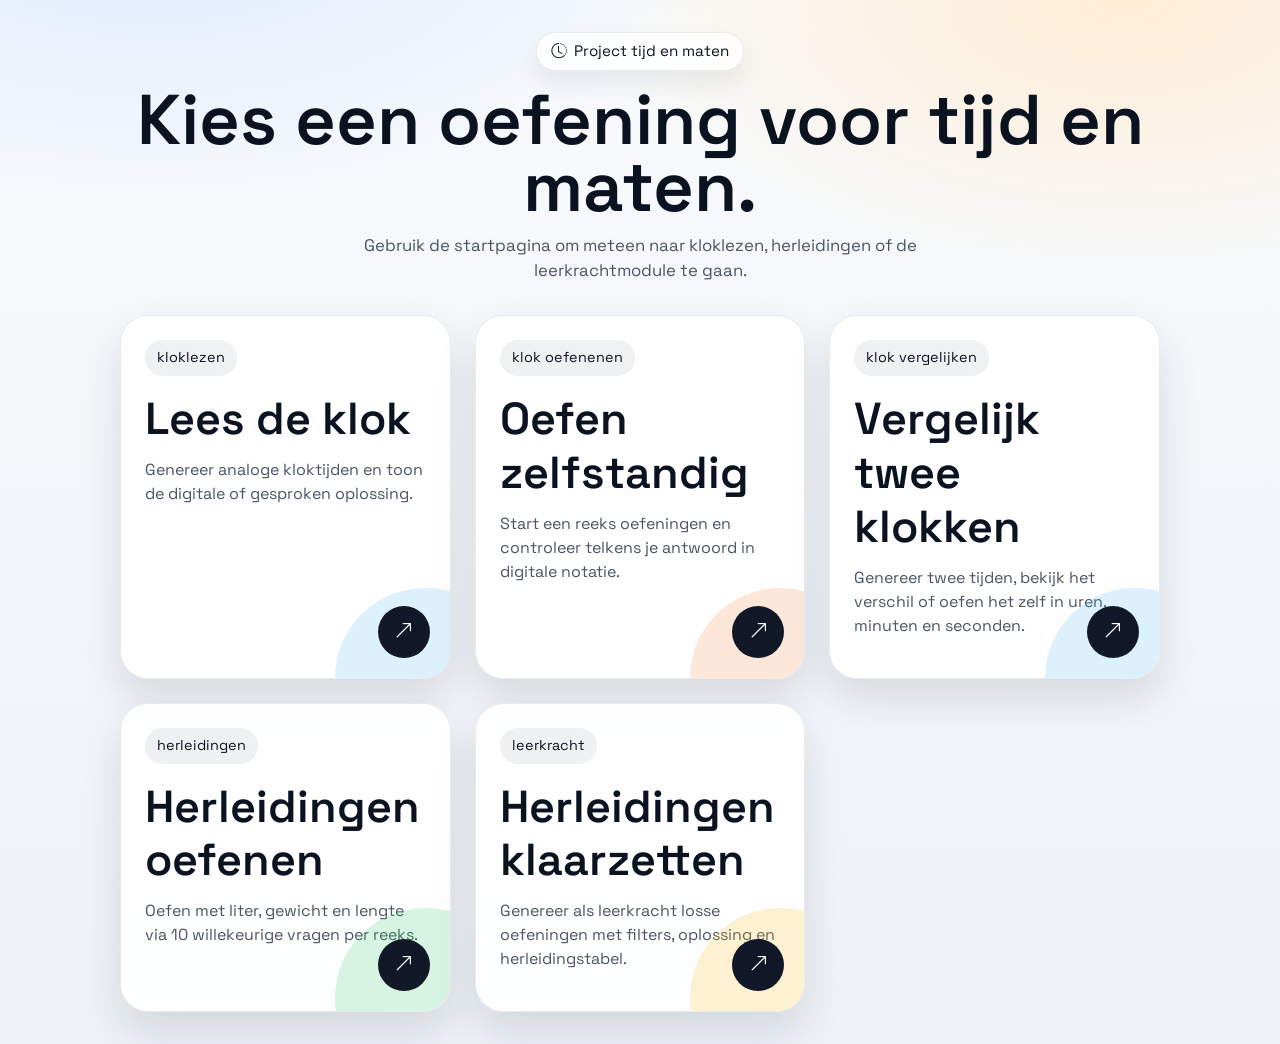
<file: index.html>
<!doctype html>
<html lang="nl">
<head>
    <meta charset="utf-8">
    <meta name="viewport" content="width=device-width, initial-scale=1">
    <meta name="description" content="Startpagina voor oefeningen rond tijd en maten.">
    <link rel="preconnect" href="https://fonts.googleapis.com">
    <link rel="preconnect" href="https://fonts.gstatic.com" crossorigin>
    <link href="https://fonts.googleapis.com/css2?family=IBM+Plex+Mono:wght@400;500&family=Space+Grotesk:wght@400;500;600&display=swap" rel="stylesheet">
    <link href="https://cdn.jsdelivr.net/npm/bootstrap@5.2.1/dist/css/bootstrap.min.css" rel="stylesheet" integrity="sha384-iYQeCzEYFbKjA/T2uDLTpkwGzCiq6soy8tYaI1GyVh/UjpbCx/TYkiZhlZB6+fzT" crossorigin="anonymous">
    <link href="https://cdn.jsdelivr.net/npm/bootstrap-icons@1.11.3/font/bootstrap-icons.css" rel="stylesheet">
    <link href="klok.css" rel="stylesheet">
    <title>Tijd en Maten</title>
</head>
<body class="clock-home">
    <main class="home-shell">
        <section class="home-panel">
            <header class="home-hero">
                <div class="home-kicker">
                    <i class="bi bi-clock-history"></i>
                    <span>Project tijd en maten</span>
                </div>
                <h1 class="home-title">Kies een oefening voor tijd en maten.</h1>
                <p class="home-subtitle">Gebruik de startpagina om meteen naar kloklezen, herleidingen of de leerkrachtmodule te gaan.</p>
            </header>

            <div class="home-grid">
                <a class="home-card" href="klok.html">
                    <span class="home-card-label">kloklezen</span>
                    <h2 class="home-card-title">Lees de klok</h2>
                    <p class="home-card-copy">Genereer analoge kloktijden en toon de digitale of gesproken oplossing.</p>
                    <span class="home-card-arrow" aria-hidden="true">
                        <i class="bi bi-arrow-up-right"></i>
                    </span>
                </a>

                <a class="home-card home-card--warm" href="klok-oefenen.html">
                    <span class="home-card-label">klok oefenenen</span>
                    <h2 class="home-card-title">Oefen zelfstandig</h2>
                    <p class="home-card-copy">Start een reeks oefeningen en controleer telkens je antwoord in digitale notatie.</p>
                    <span class="home-card-arrow" aria-hidden="true">
                        <i class="bi bi-arrow-up-right"></i>
                    </span>
                </a>

                <a class="home-card" href="klok-vergelijken.html">
                    <span class="home-card-label">klok vergelijken</span>
                    <h2 class="home-card-title">Vergelijk twee klokken</h2>
                    <p class="home-card-copy">Genereer twee tijden, bekijk het verschil of oefen het zelf in uren, minuten en seconden.</p>
                    <span class="home-card-arrow" aria-hidden="true">
                        <i class="bi bi-arrow-up-right"></i>
                    </span>
                </a>

                <a class="home-card home-card--play" href="herleidingen.html">
                    <span class="home-card-label">herleidingen</span>
                    <h2 class="home-card-title">Herleidingen oefenen</h2>
                    <p class="home-card-copy">Oefen met liter, gewicht en lengte via 10 willekeurige vragen per reeks.</p>
                    <span class="home-card-arrow" aria-hidden="true">
                        <i class="bi bi-arrow-up-right"></i>
                    </span>
                </a>

                <a class="home-card home-card--teacher" href="herleidingen-leerkracht.html">
                    <span class="home-card-label">leerkracht</span>
                    <h2 class="home-card-title">Herleidingen klaarzetten</h2>
                    <p class="home-card-copy">Genereer als leerkracht losse oefeningen met filters, oplossing en herleidingstabel.</p>
                    <span class="home-card-arrow" aria-hidden="true">
                        <i class="bi bi-arrow-up-right"></i>
                    </span>
                </a>
            </div>
        </section>
    </main>
</body>
</html>
</file>
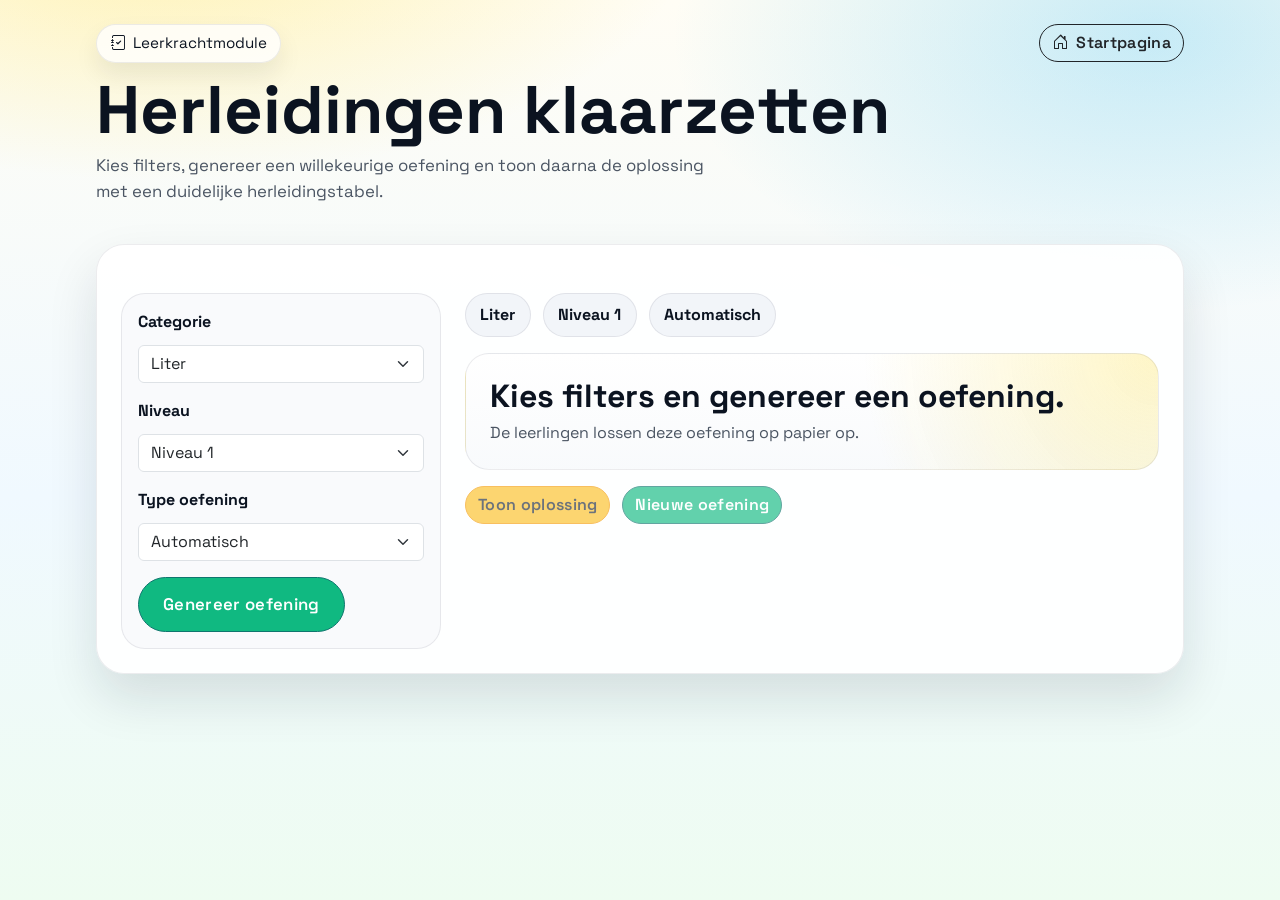
<file: herleidingen-leerkracht.html>
<!doctype html>
<html lang="nl">
<head>
    <meta charset="utf-8">
    <meta name="viewport" content="width=device-width, initial-scale=1">
    <meta name="description" content="Leerkrachtmodule om herleidingen met filters en oplossingen te genereren.">
    <link rel="preconnect" href="https://fonts.googleapis.com">
    <link rel="preconnect" href="https://fonts.gstatic.com" crossorigin>
    <link href="https://fonts.googleapis.com/css2?family=IBM+Plex+Mono:wght@400;500&family=Space+Grotesk:wght@400;500;600;700&display=swap" rel="stylesheet">
    <link href="https://cdn.jsdelivr.net/npm/bootstrap@5.2.1/dist/css/bootstrap.min.css" rel="stylesheet" integrity="sha384-iYQeCzEYFbKjA/T2uDLTpkwGzCiq6soy8tYaI1GyVh/UjpbCx/TYkiZhlZB6+fzT" crossorigin="anonymous">
    <link href="https://cdn.jsdelivr.net/npm/bootstrap-icons@1.11.3/font/bootstrap-icons.css" rel="stylesheet">
    <link href="klok.css" rel="stylesheet">
    <title>Herleidingen voor de leerkracht</title>
</head>
<body class="conversion-page">
    <main class="conversion-shell">
        <section class="conversion-panel">
            <div class="conversion-topbar">
                <div>
                    <div class="conversion-kicker">
                        <i class="bi bi-journal-check"></i>
                        <span>Leerkrachtmodule</span>
                    </div>
                    <h1 class="conversion-title">Herleidingen klaarzetten</h1>
                    <p class="conversion-subtitle">Kies filters, genereer een willekeurige oefening en toon daarna de oplossing met een duidelijke herleidingstabel.</p>
                </div>
                <a class="btn btn-outline-dark clock-btn" href="index.html">
                    <i class="bi bi-house-door me-2"></i>Startpagina
                </a>
            </div>

            <section class="conversion-card teacher-card">
                <div class="teacher-grid">
                    <aside class="teacher-filters">
                        <form id="teacherSetupForm" class="teacher-filter-form">
                            <div>
                                <label class="conversion-label" for="teacherCategory">Categorie</label>
                                <select id="teacherCategory" class="form-select">
                                    <option value="liter">Liter</option>
                                    <option value="gewicht">Gewicht</option>
                                    <option value="lengte">Lengte</option>
                                </select>
                            </div>

                            <div>
                                <label class="conversion-label" for="teacherLevel">Niveau</label>
                                <select id="teacherLevel" class="form-select">
                                    <option value="1">Niveau 1</option>
                                    <option value="2">Niveau 2</option>
                                    <option value="3">Niveau 3</option>
                                </select>
                            </div>

                            <div>
                                <label class="conversion-label" for="teacherType">Type oefening</label>
                                <select id="teacherType" class="form-select">
                                    <option value="auto">Automatisch</option>
                                    <option value="simple">Eenvoudige omzetting</option>
                                    <option value="decimal">Kommagetal</option>
                                    <option value="mixed">Gemengde eenheden</option>
                                </select>
                            </div>

                            <button class="btn btn-success clock-btn conversion-start-btn" type="submit">Genereer oefening</button>
                        </form>
                    </aside>

                    <div class="teacher-stage">
                        <div class="teacher-meta">
                            <div class="conversion-badge" id="teacherCategoryBadge">Liter</div>
                            <div class="conversion-badge" id="teacherLevelBadge">Niveau 1</div>
                            <div class="conversion-badge" id="teacherTypeBadge">Automatisch</div>
                        </div>

                        <div class="conversion-question-block teacher-question-block">
                            <p class="conversion-question teacher-question" id="teacherQuestionText">Kies filters en genereer een oefening.</p>
                            <p class="conversion-hint" id="teacherQuestionHint">De leerlingen lossen deze oefening op papier op.</p>
                        </div>

                        <div class="teacher-actions">
                            <button id="teacherShowSolutionBtn" class="btn btn-warning clock-btn" type="button" disabled>Toon oplossing</button>
                            <button id="teacherNewQuestionBtn" class="btn btn-success clock-btn" type="button" disabled>Nieuwe oefening</button>
                        </div>

                        <div id="teacherSolutionPanel" class="teacher-solution is-hidden">
                            <div class="teacher-solution-copy">
                                <h3>Oplossing</h3>
                                <p id="teacherSolutionText" class="teacher-solution-answer"></p>
                                <p id="teacherExplanationText" class="teacher-solution-explanation"></p>
                            </div>

                            <div class="teacher-table-wrap">
                                <table class="conversion-table teacher-solution-table">
                                    <thead>
                                        <tr id="teacherTableHeadRow"></tr>
                                    </thead>
                                    <tbody id="teacherTableBody"></tbody>
                                </table>
                            </div>
                        </div>
                    </div>
                </div>
            </section>
        </section>
    </main>

    <script src="herleidingen-leerkracht.js"></script>
</body>
</html>
</file>
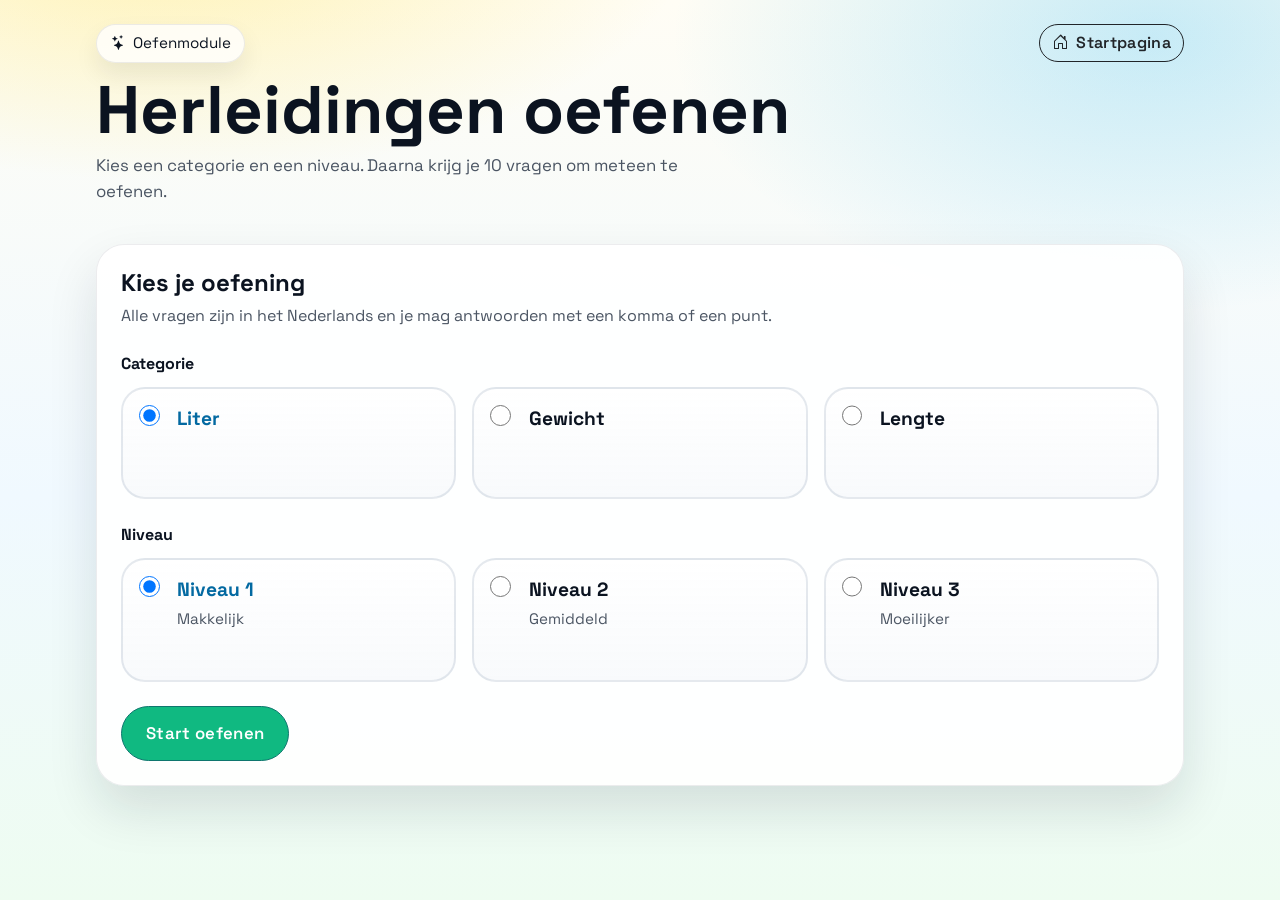
<file: herleidingen.html>
<!doctype html>
<html lang="nl">
<head>
    <meta charset="utf-8">
    <meta name="viewport" content="width=device-width, initial-scale=1">
    <meta name="description" content="Kindvriendelijke oefeningen voor herleidingen van inhoud, gewicht en lengte.">
    <link rel="preconnect" href="https://fonts.googleapis.com">
    <link rel="preconnect" href="https://fonts.gstatic.com" crossorigin>
    <link href="https://fonts.googleapis.com/css2?family=IBM+Plex+Mono:wght@400;500&family=Space+Grotesk:wght@400;500;600;700&display=swap" rel="stylesheet">
    <link href="https://cdn.jsdelivr.net/npm/bootstrap@5.2.1/dist/css/bootstrap.min.css" rel="stylesheet" integrity="sha384-iYQeCzEYFbKjA/T2uDLTpkwGzCiq6soy8tYaI1GyVh/UjpbCx/TYkiZhlZB6+fzT" crossorigin="anonymous">
    <link href="https://cdn.jsdelivr.net/npm/bootstrap-icons@1.11.3/font/bootstrap-icons.css" rel="stylesheet">
    <link href="klok.css" rel="stylesheet">
    <title>Herleidingen oefenen</title>
</head>
<body class="conversion-page">
    <main class="conversion-shell">
        <section class="conversion-panel">
            <div class="conversion-topbar">
                <div>
                    <div class="conversion-kicker">
                        <i class="bi bi-stars"></i>
                        <span>Oefenmodule</span>
                    </div>
                    <h1 class="conversion-title">Herleidingen oefenen</h1>
                    <p class="conversion-subtitle">Kies een categorie en een niveau. Daarna krijg je 10 vragen om meteen te oefenen.</p>
                </div>
                <a class="btn btn-outline-dark clock-btn" href="index.html">
                    <i class="bi bi-house-door me-2"></i>Startpagina
                </a>
            </div>

            <section id="startScreen" class="conversion-card">
                <div class="conversion-card-header">
                    <h2>Kies je oefening</h2>
                    <p>Alle vragen zijn in het Nederlands en je mag antwoorden met een komma of een punt.</p>
                </div>

                <form id="setupForm" class="conversion-setup">
                    <div>
                        <div class="conversion-label">Categorie</div>
                        <div class="conversion-choice-grid" id="categoryChoices">
                            <label class="conversion-choice">
                                <input type="radio" name="category" value="liter" checked>
                                <span>Liter</span>
                            </label>
                            <label class="conversion-choice">
                                <input type="radio" name="category" value="gewicht">
                                <span>Gewicht</span>
                            </label>
                            <label class="conversion-choice">
                                <input type="radio" name="category" value="lengte">
                                <span>Lengte</span>
                            </label>
                        </div>
                    </div>

                    <div>
                        <div class="conversion-label">Niveau</div>
                        <div class="conversion-choice-grid conversion-choice-grid--levels">
                            <label class="conversion-choice">
                                <input type="radio" name="level" value="1" checked>
                                <span>Niveau 1</span>
                                <small>Makkelijk</small>
                            </label>
                            <label class="conversion-choice">
                                <input type="radio" name="level" value="2">
                                <span>Niveau 2</span>
                                <small>Gemiddeld</small>
                            </label>
                            <label class="conversion-choice">
                                <input type="radio" name="level" value="3">
                                <span>Niveau 3</span>
                                <small>Moeilijker</small>
                            </label>
                        </div>
                    </div>

                    <button class="btn btn-success clock-btn conversion-start-btn" type="submit">Start oefenen</button>
                </form>
            </section>

            <section id="quizScreen" class="conversion-card is-hidden">
                <div class="conversion-statusbar">
                    <div class="conversion-badge" id="categoryBadge">Liter</div>
                    <div class="conversion-badge" id="levelBadge">Niveau 1</div>
                    <div class="conversion-score" id="scoreText">0 van de 10 juist</div>
                </div>

                <div class="conversion-progress-wrap">
                    <div class="conversion-progress-label" id="progressText">Vraag 1 van 10</div>
                    <div class="conversion-progress-bar">
                        <div class="conversion-progress-fill" id="progressFill"></div>
                    </div>
                </div>

                <div class="conversion-question-block">
                    <p class="conversion-question" id="questionText"></p>
                    <p class="conversion-hint" id="questionHint"></p>
                </div>

                <section class="conversion-helper">
                    <button id="tableToggleBtn" class="btn btn-outline-dark clock-btn conversion-helper-toggle" type="button" aria-expanded="false">
                        Toon herleidingstabel
                    </button>

                    <div id="tablePanel" class="conversion-table-panel is-hidden">
                        <div class="conversion-table-header">
                            <h3>Herleidingstabel</h3>
                            <p>Vul zelf getallen in om de sprongen tussen de eenheden te oefenen.</p>
                        </div>
                        <div class="conversion-table-builder">
                            <button id="addLeftColumnBtn" class="btn btn-outline-dark clock-btn conversion-table-add" type="button" aria-label="Voeg links een kolom toe">
                                +
                            </button>
                            <div class="conversion-table-wrap">
                                <table class="conversion-table">
                                    <thead>
                                        <tr id="tableHeadRow"></tr>
                                    </thead>
                                    <tbody id="tableBody"></tbody>
                                </table>
                            </div>
                            <button id="addRightColumnBtn" class="btn btn-outline-dark clock-btn conversion-table-add" type="button" aria-label="Voeg rechts een kolom toe">
                                +
                            </button>
                        </div>
                        <button id="tableClearBtn" class="btn btn-outline-secondary clock-btn conversion-table-clear" type="button">
                            Maak tabel leeg
                        </button>
                    </div>
                </section>

                <form id="answerForm" class="conversion-answer-form">
                    <label class="conversion-label" for="answerInput">Jouw antwoord</label>
                    <div class="conversion-answer-row">
                        <input id="answerInput" class="form-control conversion-input" type="text" inputmode="decimal" autocomplete="off" placeholder="Typ je antwoord">
                        <button class="btn btn-warning clock-btn conversion-check-btn" type="submit">Controleer</button>
                    </div>
                </form>

                <div id="feedbackBox" class="conversion-feedback" aria-live="polite"></div>

                <div class="conversion-actions">
                    <button id="nextQuestionBtn" class="btn btn-success clock-btn is-hidden" type="button">Volgende vraag</button>
                </div>
            </section>

            <section id="endScreen" class="conversion-card conversion-end is-hidden">
                <div class="conversion-celebration">
                    <div class="conversion-trophy">
                        <i class="bi bi-trophy-fill"></i>
                    </div>
                    <h2>Klaar!</h2>
                    <p id="resultText" class="conversion-result"></p>
                    <p id="resultMessage" class="conversion-result-copy"></p>
                </div>

                <div id="summaryList" class="conversion-summary-list"></div>

                <button id="restartBtn" class="btn btn-success clock-btn conversion-start-btn" type="button">Opnieuw oefenen</button>
            </section>

        </section>
    </main>

    <script src="herleidingen.js"></script>
</body>
</html>
</file>
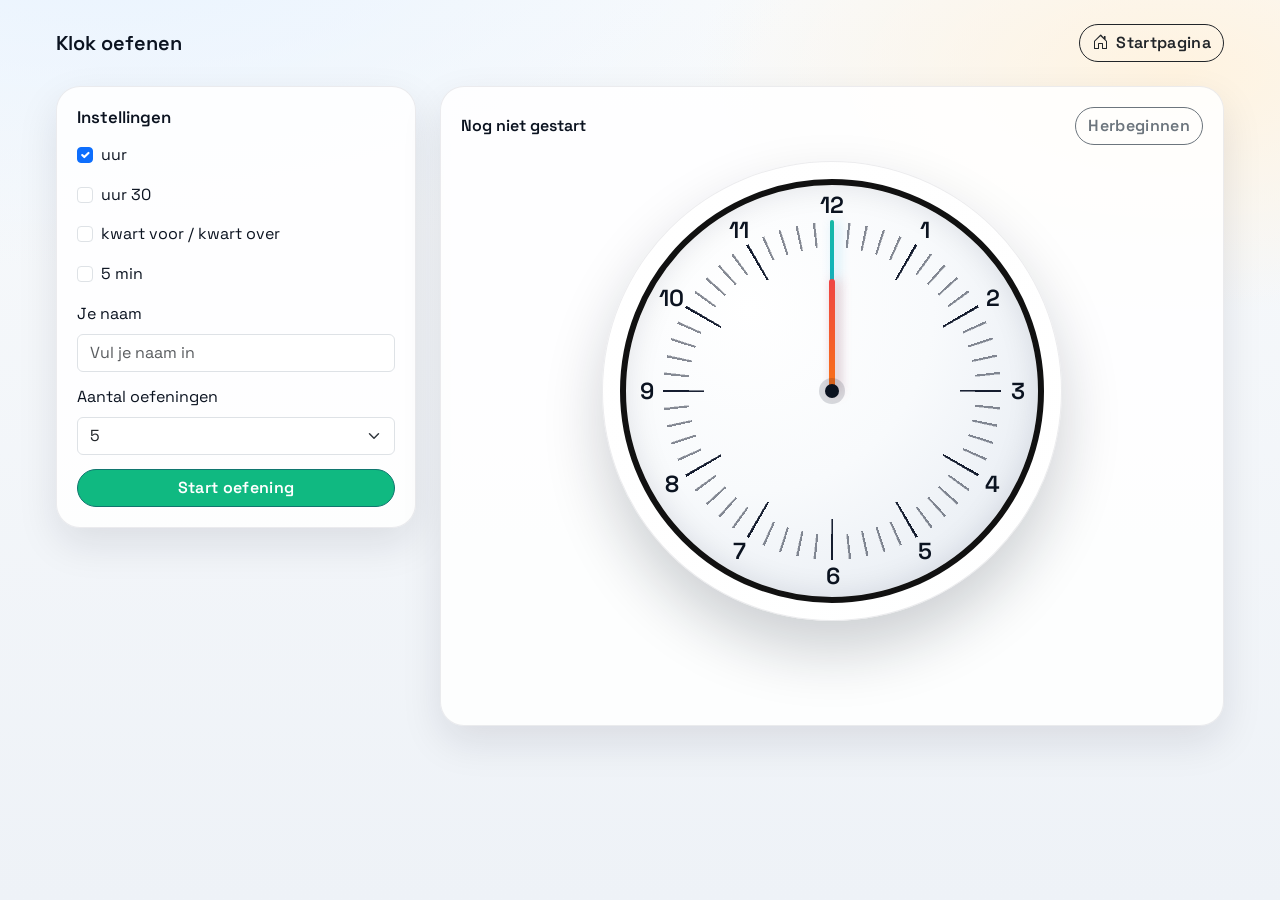
<file: klok-oefenen.html>
<!doctype html>
<html lang="nl">
<head>
    <meta charset="utf-8">
    <meta name="description" content="Oefen kloklezen met een analoge klok.">
    <meta name="viewport" content="width=device-width, initial-scale=1">
    <link rel="preconnect" href="https://fonts.googleapis.com">
    <link rel="preconnect" href="https://fonts.gstatic.com" crossorigin>
    <link href="https://fonts.googleapis.com/css2?family=IBM+Plex+Mono:wght@400;500&family=Space+Grotesk:wght@400;500;600&display=swap" rel="stylesheet">
    <link href="https://cdn.jsdelivr.net/npm/bootstrap@5.2.1/dist/css/bootstrap.min.css" rel="stylesheet" integrity="sha384-iYQeCzEYFbKjA/T2uDLTpkwGzCiq6soy8tYaI1GyVh/UjpbCx/TYkiZhlZB6+fzT" crossorigin="anonymous">
    <link href="https://cdn.jsdelivr.net/npm/bootstrap-icons@1.11.3/font/bootstrap-icons.css" rel="stylesheet">
    <link href="klok.css" rel="stylesheet">
    <title>Klok oefenen</title>
</head>
<body class="clock-practice">
    <main class="practice-shell">
        <div class="practice-topbar">
            <div class="practice-title">Klok oefenen</div>
            <a class="btn btn-outline-dark clock-btn" href="index.html">
                <i class="bi bi-house-door me-2"></i>Startpagina
            </a>
        </div>

        <div class="practice-grid">
            <section class="practice-card">
                <h2>Instellingen</h2>
                <form id="practiceSetup" class="practice-options">
                    <div class="form-check">
                        <input class="form-check-input" type="checkbox" checked id="practiceHour">
                        <label class="form-check-label" for="practiceHour">uur</label>
                    </div>
                    <div class="form-check">
                        <input class="form-check-input" type="checkbox" id="practiceHalfHour">
                        <label class="form-check-label" for="practiceHalfHour">uur 30</label>
                    </div>
                    <div class="form-check">
                        <input class="form-check-input" type="checkbox" id="practiceQuarter">
                        <label class="form-check-label" for="practiceQuarter">kwart voor / kwart over</label>
                    </div>
                    <div class="form-check">
                        <input class="form-check-input" type="checkbox" id="practiceFiveMin">
                        <label class="form-check-label" for="practiceFiveMin">5 min</label>
                    </div>

                    <div>
                        <label class="form-label" for="leerling">Je naam</label>
                        <input type="text" class="form-control" id="leerling" placeholder="Vul je naam in">
                    </div>

                    <div>
                        <label class="form-label" for="aantalOefeningen">Aantal oefeningen</label>
                        <select class="form-select" id="aantalOefeningen">
                            <option value="5" selected>5</option>
                            <option value="10">10</option>
                            <option value="15">15</option>
                            <option value="20">20</option>
                        </select>
                    </div>

                    <button id="startOefening" class="btn btn-success clock-btn" type="submit">Start oefening</button>
                </form>
            </section>

            <section class="practice-card">
                <div class="practice-meta">
                    <div class="practice-progress" id="oefening">Nog niet gestart</div>
                    <button id="herbeginnen" class="btn btn-outline-secondary clock-btn" type="button">Herbeginnen</button>
                </div>

                <div class="practice-clock-stage">
                    <div class="clock-shell practice-clock-shell">
                        <div class="clock">
                            <div class="clock-face">
                                <span class="clock-number n12"><span>12</span></span>
                                <span class="clock-number n1"><span>1</span></span>
                                <span class="clock-number n2"><span>2</span></span>
                                <span class="clock-number n3"><span>3</span></span>
                                <span class="clock-number n4"><span>4</span></span>
                                <span class="clock-number n5"><span>5</span></span>
                                <span class="clock-number n6"><span>6</span></span>
                                <span class="clock-number n7"><span>7</span></span>
                                <span class="clock-number n8"><span>8</span></span>
                                <span class="clock-number n9"><span>9</span></span>
                                <span class="clock-number n10"><span>10</span></span>
                                <span class="clock-number n11"><span>11</span></span>
                            </div>
                            <div class="min" id="practiceMin"></div>
                            <div class="hour" id="practiceHourHand"></div>
                            <div class="clock-center" aria-hidden="true"></div>
                        </div>
                    </div>
                </div>

                <form id="practiceAnswerForm" class="row g-3 align-items-end is-hidden">
                    <div class="col-md-6">
                        <label class="form-label" for="inputDigitaleKlok">Digitale klok</label>
                        <input type="time" class="form-control" id="inputDigitaleKlok" step="60">
                    </div>
                    <div class="col-md-6 d-flex gap-2">
                        <button id="btnControleer" class="btn btn-warning clock-btn" type="submit">Controleer</button>
                        <button id="nieuweKlok" class="btn btn-success clock-btn is-hidden" type="button">Volgende oefening</button>
                    </div>
                </form>

                <div id="practiceFeedback" class="practice-feedback mt-3"></div>
                <div id="practiceSummary" class="practice-summary is-hidden"></div>
                <div id="practiceHistory" class="practice-history"></div>
            </section>
        </div>
    </main>

    <script>
    const practiceState = {
        currentIndex: 0,
        total: 0,
        score: 0,
        currentTime: null,
        history: []
    };

    function getPracticeMinuteOptions() {
        const options = [];
        if (document.getElementById("practiceHour").checked) {
            options.push(0);
        }
        if (document.getElementById("practiceHalfHour").checked) {
            options.push(30);
        }
        if (document.getElementById("practiceQuarter").checked) {
            options.push(15, 45);
        }
        if (document.getElementById("practiceFiveMin").checked) {
            options.push(5, 10, 20, 25, 35, 40, 50, 55);
        }
        return Array.from(new Set(options));
    }

    function formatPracticeTime(hour, minute) {
        return String(hour).padStart(2, "0") + ":" + String(minute).padStart(2, "0");
    }

    function drawPracticeClock(hour, minute) {
        const minDeg = (minute / 60) * 360 - 90;
        const xtraHourDeg = (minute / 60) * 30;
        const hourDeg = (hour / 12) * 360 - 90 + xtraHourDeg;
        document.getElementById("practiceMin").style.transform = "rotate(" + minDeg + "deg)";
        document.getElementById("practiceHourHand").style.transform = "rotate(" + hourDeg + "deg)";
    }

    function renderPracticeProgress() {
        if (practiceState.currentIndex === 0) {
            document.getElementById("oefening").textContent = "Nog niet gestart";
            return;
        }
        document.getElementById("oefening").textContent = "Oefening: " + practiceState.currentIndex + " / " + practiceState.total;
    }

    function renderPracticeHistory() {
        const historyEl = document.getElementById("practiceHistory");
        historyEl.innerHTML = practiceState.history.map(function(item) {
            return "<div class=\"practice-history-item\">Opgave " + item.index + ": " + item.correct + " - antwoord: " + item.answer + " - " + item.status + "</div>";
        }).join("");
    }

    function setPracticeFeedback(message, isCorrect) {
        document.getElementById("practiceFeedback").innerHTML =
            "<div class=\"practice-feedback-box " + (isCorrect ? "is-correct" : "is-wrong") + "\">" + message + "</div>";
    }

    function nextPracticeClock() {
        const minuteOptions = getPracticeMinuteOptions();
        if (minuteOptions.length === 0) {
            setPracticeFeedback("Kies minstens een optie om te oefenen.", false);
            return;
        }

        const hour = Math.floor(Math.random() * 12) + 1;
        const minute = minuteOptions[Math.floor(Math.random() * minuteOptions.length)];
        practiceState.currentTime = {
            hour: hour,
            minute: minute,
            digital: formatPracticeTime(hour, minute)
        };
        practiceState.currentIndex += 1;

        drawPracticeClock(hour, minute);
        renderPracticeProgress();
        document.getElementById("inputDigitaleKlok").value = "";
        document.getElementById("inputDigitaleKlok").disabled = false;
        document.getElementById("btnControleer").disabled = false;
        document.getElementById("nieuweKlok").classList.add("is-hidden");
        document.getElementById("practiceFeedback").innerHTML = "";
    }

    function finishPractice() {
        const summary = document.getElementById("practiceSummary");
        const leerling = document.getElementById("leerling").value.trim();
        const nameText = leerling ? leerling + ", " : "";
        summary.innerHTML = "<strong>" + nameText + "je score is " + practiceState.score + " / " + practiceState.total + ".</strong>";
        summary.classList.remove("is-hidden");
    }

    document.getElementById("practiceSetup").addEventListener("submit", function(event) {
        event.preventDefault();
        const leerling = document.getElementById("leerling").value.trim();
        if (!leerling) {
            alert("Vul eerst je naam in.");
            return;
        }

        practiceState.currentIndex = 0;
        practiceState.total = Number(document.getElementById("aantalOefeningen").value);
        practiceState.score = 0;
        practiceState.history = [];
        practiceState.currentTime = null;

        document.getElementById("practiceAnswerForm").classList.remove("is-hidden");
        document.getElementById("practiceSummary").classList.add("is-hidden");
        document.getElementById("practiceHistory").innerHTML = "";
        nextPracticeClock();
    });

    document.getElementById("practiceAnswerForm").addEventListener("submit", function(event) {
        event.preventDefault();
        if (!practiceState.currentTime) {
            return;
        }

        const answer = document.getElementById("inputDigitaleKlok").value;
        if (!answer) {
            setPracticeFeedback("Vul eerst een digitale tijd in.", false);
            return;
        }

        const isCorrect = answer === practiceState.currentTime.digital;
        if (isCorrect) {
            practiceState.score += 1;
            setPracticeFeedback("Juist. De tijd is " + practiceState.currentTime.digital + ".", true);
        } else {
            setPracticeFeedback("Fout. De juiste tijd is " + practiceState.currentTime.digital + ".", false);
        }

        practiceState.history.unshift({
            index: practiceState.currentIndex,
            correct: practiceState.currentTime.digital,
            answer: answer,
            status: isCorrect ? "juist" : "fout"
        });
        renderPracticeHistory();

        document.getElementById("inputDigitaleKlok").disabled = true;
        document.getElementById("btnControleer").disabled = true;

        if (practiceState.currentIndex >= practiceState.total) {
            finishPractice();
            document.getElementById("nieuweKlok").classList.add("is-hidden");
        } else {
            document.getElementById("nieuweKlok").classList.remove("is-hidden");
        }
    });

    document.getElementById("nieuweKlok").addEventListener("click", function() {
        nextPracticeClock();
    });

    document.getElementById("herbeginnen").addEventListener("click", function() {
        practiceState.currentIndex = 0;
        practiceState.total = 0;
        practiceState.score = 0;
        practiceState.currentTime = null;
        practiceState.history = [];
        document.getElementById("practiceSetup").reset();
        document.getElementById("practiceHour").checked = true;
        document.getElementById("practiceAnswerForm").classList.add("is-hidden");
        document.getElementById("practiceFeedback").innerHTML = "";
        document.getElementById("practiceSummary").classList.add("is-hidden");
        document.getElementById("practiceHistory").innerHTML = "";
        renderPracticeProgress();
        drawPracticeClock(0, 0);
    });

    drawPracticeClock(0, 0);
    </script>
</body>
</html>
</file>
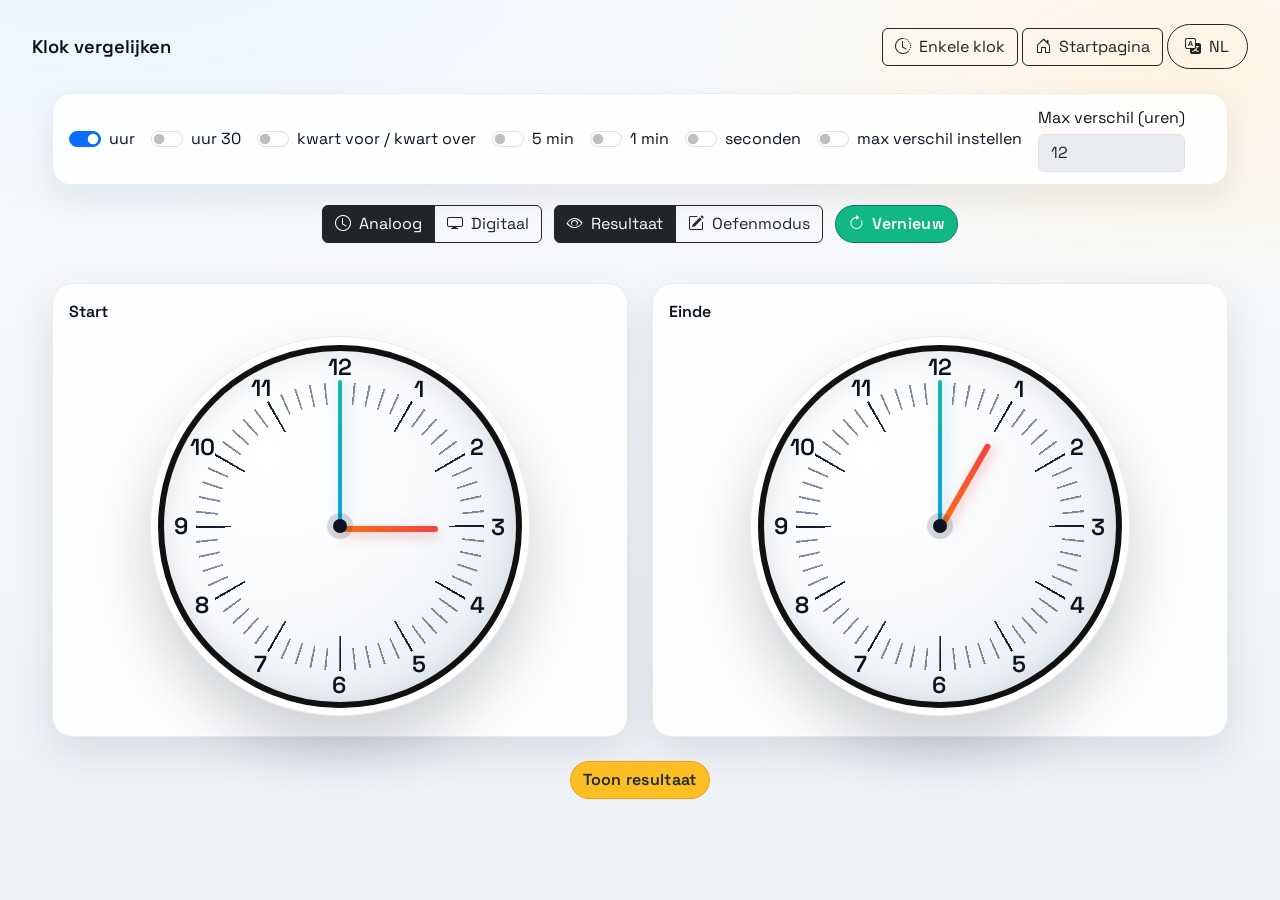
<file: klok-vergelijken.html>
<!doctype html>
<html lang="nl">
<head>
    <meta charset="utf-8">
    <meta name="description" content="Vergelijk twee klokken en bereken het tijdsverschil.">
    <meta name="viewport" content="width=device-width, initial-scale=1">
    <meta name="referrer" content="origin-when-cross-origin">
    <link rel="preconnect" href="https://fonts.googleapis.com">
    <link rel="preconnect" href="https://fonts.gstatic.com" crossorigin>
    <link href="https://fonts.googleapis.com/css2?family=IBM+Plex+Mono:wght@400;500&family=Space+Grotesk:wght@400;500;600&display=swap" rel="stylesheet">
    <link href="https://cdn.jsdelivr.net/npm/bootstrap@5.2.1/dist/css/bootstrap.min.css" rel="stylesheet" integrity="sha384-iYQeCzEYFbKjA/T2uDLTpkwGzCiq6soy8tYaI1GyVh/UjpbCx/TYkiZhlZB6+fzT" crossorigin="anonymous">
    <link href="https://cdn.jsdelivr.net/npm/bootstrap-icons@1.11.3/font/bootstrap-icons.css" rel="stylesheet">
    <link href="klok.css" rel="stylesheet">
    <title>Klok vergelijken</title>
</head>
<body class="clock-page clock-compare-page">
    <div class="clock-layout">
        <div class="clock-topbar clock-compare-topbar">
            <div class="clock-compare-title" data-i18n="title">Klok vergelijken</div>
            <div class="clock-compare-actions">
                <button type="button" class="btn btn-dark clock-filter-btn d-lg-none" data-bs-toggle="collapse" data-bs-target="#clockCompareFiltersPanel" aria-controls="clockCompareFiltersPanel" aria-expanded="false">
                    <i class="bi bi-funnel me-2"></i><span data-i18n="filters">Filters</span>
                </button>
                <a class="btn btn-outline-dark clock-link-btn" href="klok.html">
                    <i class="bi bi-clock-history me-2"></i><span data-i18n="singleClockLink">Enkele klok</span>
                </a>
                <a class="btn btn-outline-dark clock-link-btn" href="index.html">
                    <i class="bi bi-house-door me-2"></i><span>Startpagina</span>
                </a>
                <button type="button" class="btn btn-outline-dark clock-lang-toggle" id="clockCompareLangToggle" aria-pressed="false">
                    <i class="bi bi-translate me-2"></i><span data-lang-label>NL</span>
                </button>
            </div>
        </div>

        <div class="container clock-compare-container">
            <div class="clock-compare-filters collapse show" id="clockCompareFiltersPanel">
                <form class="row gx-3 gy-2 align-items-center">
                    <div class="col-6 col-md-4 col-lg-auto">
                        <div class="form-check form-switch">
                            <input class="form-check-input" type="checkbox" id="Uur" name="Uur" value="yes" checked>
                            <label class="form-check-label" for="Uur"><span data-i18n="hour">uur</span></label>
                        </div>
                    </div>
                    <div class="col-6 col-md-4 col-lg-auto">
                        <div class="form-check form-switch">
                            <input class="form-check-input" type="checkbox" id="halfUur" name="halfUur" value="yes">
                            <label class="form-check-label" for="halfUur"><span data-i18n="halfHour">uur 30</span></label>
                        </div>
                    </div>
                    <div class="col-6 col-md-4 col-lg-auto">
                        <div class="form-check form-switch">
                            <input class="form-check-input" type="checkbox" id="kwartier" name="kwartier" value="yes">
                            <label class="form-check-label" for="kwartier"><span data-i18n="quarter">kwart voor / kwart over</span></label>
                        </div>
                    </div>
                    <div class="col-6 col-md-4 col-lg-auto">
                        <div class="form-check form-switch">
                            <input class="form-check-input" type="checkbox" id="vijfmin" name="vijfmin" value="yes">
                            <label class="form-check-label" for="vijfmin"><span data-i18n="fiveMin">5 min</span></label>
                        </div>
                    </div>
                    <div class="col-6 col-md-4 col-lg-auto">
                        <div class="form-check form-switch">
                            <input class="form-check-input" type="checkbox" id="min" name="min" value="yes">
                            <label class="form-check-label" for="min"><span data-i18n="oneMin">1 min</span></label>
                        </div>
                    </div>
                    <div class="col-6 col-md-4 col-lg-auto">
                        <div class="form-check form-switch">
                            <input class="form-check-input" type="checkbox" id="sec" name="sec" value="yes">
                            <label class="form-check-label" for="sec"><span data-i18n="seconds">seconden</span></label>
                        </div>
                    </div>
                    <div class="col-12 col-md-6 col-lg-auto">
                        <div class="form-check form-switch">
                            <input class="form-check-input" type="checkbox" id="limitDiff" name="limitDiff" value="yes">
                            <label class="form-check-label" for="limitDiff"><span data-i18n="maxDiffToggle">max verschil instellen</span></label>
                        </div>
                    </div>
                    <div class="col-12 col-md-6 col-lg-auto">
                        <label class="form-label" for="maxDiffHours" data-i18n="maxDiffLabel">Max verschil (uren)</label>
                        <input type="number" class="form-control" id="maxDiffHours" min="0" max="12" step="0.25" value="12" disabled>
                    </div>
                </form>
            </div>

            <div class="clock-compare-controls">
                <div class="btn-group" role="group" aria-label="Weergave">
                    <input type="radio" class="btn-check" name="clockView" id="viewAnalog" autocomplete="off" checked>
                    <label class="btn btn-outline-dark" for="viewAnalog"><i class="bi bi-clock me-2"></i><span data-i18n="analog">Analog</span></label>
                    <input type="radio" class="btn-check" name="clockView" id="viewDigital" autocomplete="off">
                    <label class="btn btn-outline-dark" for="viewDigital"><i class="bi bi-display me-2"></i><span data-i18n="digital">Digitaal</span></label>
                </div>
                <div class="btn-group" role="group" aria-label="Modus">
                    <input type="radio" class="btn-check" name="clockMode" id="modeResult" autocomplete="off" checked>
                    <label class="btn btn-outline-dark" for="modeResult"><i class="bi bi-eye me-2"></i><span data-i18n="resultMode">Resultaat</span></label>
                    <input type="radio" class="btn-check" name="clockMode" id="modePractice" autocomplete="off">
                    <label class="btn btn-outline-dark" for="modePractice"><i class="bi bi-pencil-square me-2"></i><span data-i18n="practiceMode">Oefenmodus</span></label>
                </div>
                <button id="clockCompareRefresh" type="button" class="btn btn-success clock-btn clock-compare-refresh">
                    <i class="bi bi-arrow-clockwise me-2"></i><span data-i18n="refresh">Vernieuw</span>
                </button>
            </div>

            <div id="clockCompareMessage" class="clock-message" role="status" aria-live="polite"></div>

            <div class="clock-compare-grid">
                <div class="clock-compare-card" id="clockCardA">
                    <div class="clock-compare-card-title" data-i18n="start">Start</div>
                    <div class="clock-compare-analog">
                        <div class="clock-shell clock-shell-compare">
                            <div class="clock">
                                <div class="clock-face">
                                    <span class="clock-number n12"><span>12</span></span>
                                    <span class="clock-number n1"><span>1</span></span>
                                    <span class="clock-number n2"><span>2</span></span>
                                    <span class="clock-number n3"><span>3</span></span>
                                    <span class="clock-number n4"><span>4</span></span>
                                    <span class="clock-number n5"><span>5</span></span>
                                    <span class="clock-number n6"><span>6</span></span>
                                    <span class="clock-number n7"><span>7</span></span>
                                    <span class="clock-number n8"><span>8</span></span>
                                    <span class="clock-number n9"><span>9</span></span>
                                    <span class="clock-number n10"><span>10</span></span>
                                    <span class="clock-number n11"><span>11</span></span>
                                </div>
                                <div class="min" id="clockAMin"></div>
                                <div class="hour" id="clockAHour"></div>
                                <div class="sec is-hidden" id="clockASec"></div>
                                <div class="clock-center" aria-hidden="true"></div>
                            </div>
                        </div>
                    </div>
                    <div class="clock-compare-digital is-hidden">
                        <div class="digitalClock" id="digitalClockA">00:00</div>
                        <div class="digitalClock" id="digitalClockAPM">12:00</div>
                    </div>
                </div>

                <div class="clock-compare-card" id="clockCardB">
                    <div class="clock-compare-card-title" data-i18n="end">Einde</div>
                    <div class="clock-compare-analog">
                        <div class="clock-shell clock-shell-compare">
                            <div class="clock">
                                <div class="clock-face">
                                    <span class="clock-number n12"><span>12</span></span>
                                    <span class="clock-number n1"><span>1</span></span>
                                    <span class="clock-number n2"><span>2</span></span>
                                    <span class="clock-number n3"><span>3</span></span>
                                    <span class="clock-number n4"><span>4</span></span>
                                    <span class="clock-number n5"><span>5</span></span>
                                    <span class="clock-number n6"><span>6</span></span>
                                    <span class="clock-number n7"><span>7</span></span>
                                    <span class="clock-number n8"><span>8</span></span>
                                    <span class="clock-number n9"><span>9</span></span>
                                    <span class="clock-number n10"><span>10</span></span>
                                    <span class="clock-number n11"><span>11</span></span>
                                </div>
                                <div class="min" id="clockBMin"></div>
                                <div class="hour" id="clockBHour"></div>
                                <div class="sec is-hidden" id="clockBSec"></div>
                                <div class="clock-center" aria-hidden="true"></div>
                            </div>
                        </div>
                    </div>
                    <div class="clock-compare-digital is-hidden">
                        <div class="digitalClock" id="digitalClockB">00:00</div>
                        <div class="digitalClock" id="digitalClockBPM">12:00</div>
                    </div>
                </div>
            </div>

            <div class="clock-compare-result">
                <div id="resultModePanel" class="clock-compare-result-panel">
                    <button id="toggleResultButton" type="button" class="btn btn-warning clock-btn" data-i18n="showResult">Toon resultaat</button>
                    <div id="resultOutput" class="clock-compare-output is-hidden"></div>
                </div>

                <div id="practiceModePanel" class="clock-compare-practice is-hidden">
                    <div class="clock-compare-inputs">
                        <div class="clock-compare-input">
                            <label class="form-label" for="diffHours" data-i18n="hoursLabel">Uur</label>
                            <input type="number" class="form-control" id="diffHours" min="0" max="11" value="0">
                        </div>
                        <div class="clock-compare-input">
                            <label class="form-label" for="diffMinutes" data-i18n="minutesLabel">Min</label>
                            <input type="number" class="form-control" id="diffMinutes" min="0" max="59" value="0">
                        </div>
                        <div class="clock-compare-input" id="diffSecondsWrap">
                            <label class="form-label" for="diffSeconds" data-i18n="secondsLabel">Sec</label>
                            <input type="number" class="form-control" id="diffSeconds" min="0" max="59" value="0">
                        </div>
                    </div>
                    <button id="checkDiffButton" type="button" class="btn btn-success clock-btn" data-i18n="validate">Valideer</button>
                    <div id="practiceFeedback" class="clock-compare-feedback" aria-live="polite"></div>
                </div>
            </div>
        </div>
    </div>

    <script src="https://code.jquery.com/jquery-3.7.0.js"></script>
    <script src="https://cdn.jsdelivr.net/npm/bootstrap@5.2.1/dist/js/bootstrap.min.js" integrity="sha384-7VPbUDkoPSGFnVtYi0QogXtr74QeVeeIs99Qfg5YCF+TidwNdjvaKZX19NZ/e6oz" crossorigin="anonymous"></script>
    <script>
    document.addEventListener("DOMContentLoaded", function() {
        const CLOCK_COMPARE_TRANSLATIONS = {
            NL: {
                langLabel: "NL",
                title: "Klok vergelijken",
                filters: "Filters",
                analog: "Analoog",
                digital: "Digitaal",
                resultMode: "Resultaat",
                practiceMode: "Oefenmodus",
                refresh: "Vernieuw",
                showResult: "Toon resultaat",
                hideResult: "Verberg resultaat",
                hoursLabel: "Uur",
                minutesLabel: "Min",
                secondsLabel: "Sec",
                validate: "Valideer",
                hour: "uur",
                halfHour: "uur 30",
                quarter: "kwart voor / kwart over",
                fiveMin: "5 min",
                oneMin: "1 min",
                seconds: "seconden",
                maxDiffToggle: "max verschil instellen",
                maxDiffLabel: "Max verschil (uren)",
                singleClockLink: "Enkele klok",
                selectOptionMessage: "Kies minstens een optie om een tijd te genereren.",
                noDiffMessage: "Geen tijdsverschil mogelijk met deze filters en dit maximum.",
                diffLabel: "Verschil",
                diffHours: "uur",
                diffMinutes: "min",
                diffSeconds: "sec",
                correct: "Juist!",
                wrong: "Fout. {answer}",
                start: "Start",
                end: "Einde"
            },
            FR: {
                langLabel: "FR",
                title: "Comparer les horloges",
                filters: "Filtres",
                analog: "Analogique",
                digital: "Numerique",
                resultMode: "Resultat",
                practiceMode: "Mode pratique",
                refresh: "Actualiser",
                showResult: "Afficher le resultat",
                hideResult: "Masquer le resultat",
                hoursLabel: "Heure",
                minutesLabel: "Min",
                secondsLabel: "Sec",
                validate: "Valider",
                hour: "heure",
                halfHour: "heure 30",
                quarter: "quart avant / quart apres",
                fiveMin: "5 min",
                oneMin: "1 min",
                seconds: "secondes",
                maxDiffToggle: "fixer la difference max",
                maxDiffLabel: "Difference max (heures)",
                singleClockLink: "Horloge simple",
                selectOptionMessage: "Choisissez au moins une option pour generer une heure.",
                noDiffMessage: "Aucune difference possible avec ces filtres et ce maximum.",
                diffLabel: "Difference",
                diffHours: "h",
                diffMinutes: "min",
                diffSeconds: "s",
                correct: "Correct !",
                wrong: "Faux. {answer}",
                start: "Debut",
                end: "Fin"
            }
        };

        const langStorageKey = "clockCompareLang";
        const viewAnalog = document.getElementById("viewAnalog");
        const viewDigital = document.getElementById("viewDigital");
        const modeResult = document.getElementById("modeResult");
        const modePractice = document.getElementById("modePractice");
        const messageEl = document.getElementById("clockCompareMessage");
        const resultButton = document.getElementById("toggleResultButton");
        const resultOutput = document.getElementById("resultOutput");
        const resultPanel = document.getElementById("resultModePanel");
        const practicePanel = document.getElementById("practiceModePanel");
        const feedbackEl = document.getElementById("practiceFeedback");
        const diffHoursInput = document.getElementById("diffHours");
        const diffMinutesInput = document.getElementById("diffMinutes");
        const diffSecondsInput = document.getElementById("diffSeconds");
        const diffSecondsWrap = document.getElementById("diffSecondsWrap");
        const limitDiffToggle = document.getElementById("limitDiff");
        const maxDiffInput = document.getElementById("maxDiffHours");

        let currentTimes = null;
        let showSeconds = false;
        let currentLang = normalizeCompareLang(localStorage.getItem(langStorageKey) || document.documentElement.lang);

        function normalizeCompareLang(lang) {
            const raw = (lang || "").toString().trim().toUpperCase();
            return raw.startsWith("FR") ? "FR" : "NL";
        }

        function getCompareLabels() {
            return CLOCK_COMPARE_TRANSLATIONS[currentLang] || CLOCK_COMPARE_TRANSLATIONS.NL;
        }

        function formatCompareLabel(template, vars) {
            return template.replace(/\{(\w+)\}/g, function(_, key) {
                return vars && vars[key] !== undefined ? vars[key] : "";
            });
        }

        function applyCompareLanguage(lang) {
            currentLang = normalizeCompareLang(lang);
            localStorage.setItem(langStorageKey, currentLang);
            const labels = getCompareLabels();
            document.documentElement.setAttribute("lang", currentLang === "FR" ? "fr" : "nl");
            document.querySelectorAll("[data-i18n]").forEach(function(el) {
                const key = el.getAttribute("data-i18n");
                if (labels[key]) {
                    el.textContent = labels[key];
                }
            });
            const langLabel = document.querySelector("[data-lang-label]");
            if (langLabel) {
                langLabel.textContent = labels.langLabel;
            }
            updateResultButtonLabel();
            if (currentTimes) {
                updateResultOutput();
            }
        }

        function applyView() {
            const showDigital = viewDigital.checked;
            document.querySelectorAll(".clock-compare-analog").forEach(function(el) {
                el.classList.toggle("is-hidden", showDigital);
            });
            document.querySelectorAll(".clock-compare-digital").forEach(function(el) {
                el.classList.toggle("is-hidden", !showDigital);
            });
        }

        function applyMode() {
            const practice = modePractice.checked;
            resultPanel.classList.toggle("is-hidden", practice);
            practicePanel.classList.toggle("is-hidden", !practice);
        }

        function getFilters() {
            return {
                hour: document.getElementById("Uur").checked,
                halfHour: document.getElementById("halfUur").checked,
                quarter: document.getElementById("kwartier").checked,
                fiveMin: document.getElementById("vijfmin").checked,
                oneMin: document.getElementById("min").checked,
                seconds: document.getElementById("sec").checked
            };
        }

        function getMaxDiffSetting() {
            const enabled = limitDiffToggle.checked;
            let maxHours = parseFloat(maxDiffInput.value);
            if (Number.isNaN(maxHours)) {
                maxHours = 12;
            }
            maxHours = Math.min(12, Math.max(0, maxHours));
            maxDiffInput.value = maxHours;
            return { enabled: enabled, maxSeconds: Math.round(maxHours * 3600) };
        }

        function buildMinuteOptions(filters) {
            const set = new Set();
            if (filters.hour) {
                set.add(0);
            }
            if (filters.halfHour) {
                set.add(30);
            }
            if (filters.quarter) {
                set.add(15);
                set.add(45);
            }
            if (filters.fiveMin) {
                [5, 10, 20, 25, 35, 40, 50, 55].forEach(function(minute) {
                    set.add(minute);
                });
            }
            if (filters.oneMin) {
                const excluded = new Set([0, 5, 10, 15, 20, 25, 30, 35, 40, 45, 50, 55]);
                for (let i = 1; i < 60; i += 1) {
                    if (!excluded.has(i)) {
                        set.add(i);
                    }
                }
            }
            return Array.from(set);
        }

        function pickRandom(list) {
            return list[Math.floor(Math.random() * list.length)];
        }

        function generateTime(filters, minuteOptions) {
            const hour = Math.floor(Math.random() * 12);
            const minutes = pickRandom(minuteOptions);
            const seconds = filters.seconds ? Math.floor(Math.random() * 60) : 0;
            return { hour: hour, minutes: minutes, seconds: seconds };
        }

        function computeDiff(timeA, timeB) {
            const totalA = timeA.hour * 3600 + timeA.minutes * 60 + timeA.seconds;
            const totalB = timeB.hour * 3600 + timeB.minutes * 60 + timeB.seconds;
            let diff = totalB - totalA;
            if (diff < 0) {
                diff += 12 * 3600;
            }
            return {
                hours: Math.floor(diff / 3600),
                minutes: Math.floor((diff % 3600) / 60),
                seconds: diff % 60
            };
        }

        function diffToSeconds(diff) {
            return diff.hours * 3600 + diff.minutes * 60 + diff.seconds;
        }

        function setDigital(el, hourStr, minStr, secStr, includeSeconds) {
            if (includeSeconds) {
                el.innerHTML = hourStr + ":" + minStr + "<span class=\"digitalClockSeconds\">:" + secStr + "</span>";
            } else {
                el.textContent = hourStr + ":" + minStr;
            }
        }

        function renderDigital(prefix, time, includeSeconds) {
            const hourStr = String(time.hour).padStart(2, "0");
            const hourPMStr = String(time.hour + 12).padStart(2, "0");
            const minStr = String(time.minutes).padStart(2, "0");
            const secStr = String(time.seconds).padStart(2, "0");
            setDigital(document.getElementById("digitalClock" + prefix), hourStr, minStr, secStr, includeSeconds);
            setDigital(document.getElementById("digitalClock" + prefix + "PM"), hourPMStr, minStr, secStr, includeSeconds);
        }

        function renderAnalog(prefix, time, includeSeconds) {
            const minDeg = (time.minutes / 60) * 360 - 90;
            const secDeg = (time.seconds / 60) * 360 - 90;
            const xtraHourDeg = (time.minutes / 60) * 30;
            const hourDeg = (time.hour / 12) * 360 - 90 + xtraHourDeg;
            const minEl = document.getElementById("clock" + prefix + "Min");
            const hourEl = document.getElementById("clock" + prefix + "Hour");
            const secEl = document.getElementById("clock" + prefix + "Sec");
            minEl.style.transform = "rotate(" + minDeg + "deg)";
            hourEl.style.transform = "rotate(" + hourDeg + "deg)";
            secEl.style.transform = "rotate(" + secDeg + "deg)";
            secEl.classList.toggle("is-hidden", !includeSeconds);
        }

        function renderClock(prefix, time, includeSeconds) {
            renderAnalog(prefix, time, includeSeconds);
            renderDigital(prefix, time, includeSeconds);
        }

        function formatDiff(diff, includeSeconds) {
            const labels = getCompareLabels();
            let text = labels.diffLabel + ": " + diff.hours + " " + labels.diffHours + " " + diff.minutes + " " + labels.diffMinutes;
            if (includeSeconds) {
                text += " " + diff.seconds + " " + labels.diffSeconds;
            }
            return text;
        }

        function updateResultOutput() {
            if (!currentTimes) {
                resultOutput.textContent = "";
                return;
            }
            resultOutput.textContent = formatDiff(currentTimes.diff, showSeconds);
        }

        function resetPractice() {
            diffHoursInput.value = 0;
            diffMinutesInput.value = 0;
            diffSecondsInput.value = 0;
            feedbackEl.textContent = "";
            feedbackEl.classList.remove("text-success", "text-danger");
        }

        function toggleSecondsInputs(includeSeconds) {
            diffSecondsWrap.classList.toggle("is-hidden", !includeSeconds);
        }

        function applyDiffLimitState() {
            maxDiffInput.disabled = !limitDiffToggle.checked;
        }

        function refreshClocks() {
            const labels = getCompareLabels();
            messageEl.textContent = "";
            const filters = getFilters();
            const diffLimit = getMaxDiffSetting();
            const minuteOptions = buildMinuteOptions(filters);

            if (minuteOptions.length === 0) {
                messageEl.textContent = labels.selectOptionMessage;
                return;
            }

            showSeconds = filters.seconds;
            toggleSecondsInputs(showSeconds);
            applyDiffLimitState();

            const allowSameTime = diffLimit.enabled && diffLimit.maxSeconds === 0;
            let timeA = null;
            let timeB = null;
            let diff = null;
            let attempts = 0;

            while (attempts < 300) {
                timeA = generateTime(filters, minuteOptions);
                timeB = allowSameTime ? { hour: timeA.hour, minutes: timeA.minutes, seconds: timeA.seconds } : generateTime(filters, minuteOptions);
                diff = computeDiff(timeA, timeB);
                const diffSeconds = diffToSeconds(diff);
                const sameTime = diffSeconds === 0;

                if (!allowSameTime && sameTime) {
                    attempts += 1;
                    continue;
                }
                if (diffLimit.enabled && diffSeconds > diffLimit.maxSeconds) {
                    attempts += 1;
                    continue;
                }
                break;
            }

            if (attempts >= 300) {
                messageEl.textContent = labels.noDiffMessage;
                return;
            }

            currentTimes = { a: timeA, b: timeB, diff: diff };
            renderClock("A", timeA, showSeconds);
            renderClock("B", timeB, showSeconds);
            updateResultOutput();
            resultOutput.classList.add("is-hidden");
            updateResultButtonLabel();
            resetPractice();
        }

        function validatePractice() {
            if (!currentTimes) {
                return;
            }

            const expected = currentTimes.diff;
            const hours = parseInt(diffHoursInput.value, 10) || 0;
            const minutes = parseInt(diffMinutesInput.value, 10) || 0;
            const seconds = parseInt(diffSecondsInput.value, 10) || 0;
            let correct = hours === expected.hours && minutes === expected.minutes;

            if (showSeconds) {
                correct = correct && seconds === expected.seconds;
            }

            const labels = getCompareLabels();
            if (correct) {
                feedbackEl.textContent = labels.correct;
                feedbackEl.classList.remove("text-danger");
                feedbackEl.classList.add("text-success");
            } else {
                feedbackEl.textContent = formatCompareLabel(labels.wrong, { answer: formatDiff(expected, showSeconds) });
                feedbackEl.classList.remove("text-success");
                feedbackEl.classList.add("text-danger");
            }
        }

        function updateResultButtonLabel() {
            const labels = getCompareLabels();
            resultButton.textContent = resultOutput.classList.contains("is-hidden") ? labels.showResult : labels.hideResult;
        }

        viewAnalog.addEventListener("change", applyView);
        viewDigital.addEventListener("change", applyView);
        modeResult.addEventListener("change", applyMode);
        modePractice.addEventListener("change", applyMode);
        limitDiffToggle.addEventListener("change", applyDiffLimitState);
        maxDiffInput.addEventListener("change", getMaxDiffSetting);
        document.getElementById("clockCompareLangToggle").addEventListener("click", function() {
            applyCompareLanguage(currentLang === "NL" ? "FR" : "NL");
        });
        document.getElementById("clockCompareRefresh").addEventListener("click", refreshClocks);
        resultButton.addEventListener("click", function() {
            resultOutput.classList.toggle("is-hidden");
            updateResultButtonLabel();
        });
        document.getElementById("checkDiffButton").addEventListener("click", validatePractice);

        applyCompareLanguage(currentLang);
        applyView();
        applyMode();
        applyDiffLimitState();
        refreshClocks();
    });
    </script>
</body>
</html>
</file>
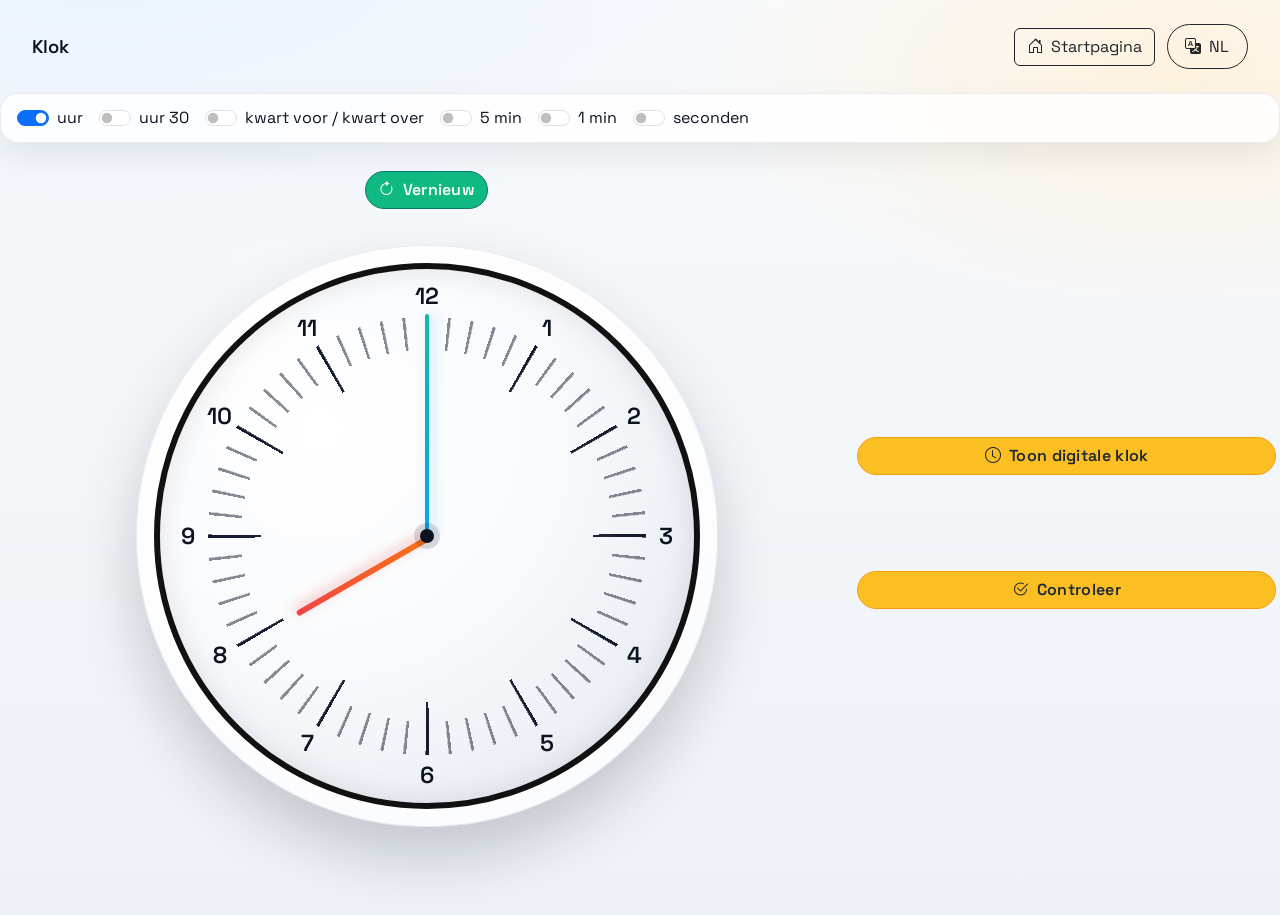
<file: klok.html>
<!doctype html>
<html lang="nl">
<head>
    <meta charset="utf-8">
    <meta name="description" content="Kloklezen met analoge en digitale klok.">
    <meta name="viewport" content="width=device-width, initial-scale=1">
    <meta name="referrer" content="origin-when-cross-origin">
    <link rel="preconnect" href="https://fonts.googleapis.com">
    <link rel="preconnect" href="https://fonts.gstatic.com" crossorigin>
    <link href="https://fonts.googleapis.com/css2?family=IBM+Plex+Mono:wght@400;500&family=Space+Grotesk:wght@400;500;600&display=swap" rel="stylesheet">
    <link href="https://cdn.jsdelivr.net/npm/bootstrap@5.2.1/dist/css/bootstrap.min.css" rel="stylesheet" integrity="sha384-iYQeCzEYFbKjA/T2uDLTpkwGzCiq6soy8tYaI1GyVh/UjpbCx/TYkiZhlZB6+fzT" crossorigin="anonymous">
    <link href="https://cdn.jsdelivr.net/npm/bootstrap-icons@1.11.3/font/bootstrap-icons.css" rel="stylesheet">
    <link href="klok.css" rel="stylesheet">
    <title>Klok</title>
</head>
<body class="clock-page">
    <div class="clock-layout">
        <div class="clock-topbar clock-page-topbar">
            <div class="clock-page-title" data-i18n="title">Klok</div>
            <div class="clock-page-actions">
                <a class="btn btn-outline-dark clock-link-btn" href="index.html">
                    <i class="bi bi-house-door me-2"></i><span>Startpagina</span>
                </a>
                <button type="button" class="btn btn-dark clock-filter-btn d-lg-none" data-bs-toggle="collapse" data-bs-target="#clockFiltersPanel" aria-controls="clockFiltersPanel" aria-expanded="false">
                    <i class="bi bi-funnel me-2"></i><span data-i18n="filters">Filters</span>
                </button>
                <button type="button" class="btn btn-outline-dark clock-lang-toggle" id="clockLangToggle" aria-pressed="false">
                    <i class="bi bi-translate me-2"></i><span data-lang-label>NL</span>
                </button>
            </div>
        </div>

        <div class="clock-filters collapse show" id="clockFiltersPanel">
            <form class="row gx-3 gy-2 align-items-center">
                <div class="col-6 col-md-4 col-lg-auto">
                    <div class="form-check form-switch">
                        <input class="form-check-input" type="checkbox" checked id="Uur" name="Uur" value="yes">
                        <label class="form-check-label" for="Uur"><span data-i18n="hour">uur</span></label>
                    </div>
                </div>
                <div class="col-6 col-md-4 col-lg-auto">
                    <div class="form-check form-switch">
                        <input class="form-check-input" type="checkbox" id="halfUur" name="halfUur" value="yes">
                        <label class="form-check-label" for="halfUur"><span data-i18n="halfHour">uur 30</span></label>
                    </div>
                </div>
                <div class="col-6 col-md-4 col-lg-auto">
                    <div class="form-check form-switch">
                        <input class="form-check-input" type="checkbox" id="kwartier" name="kwartier" value="yes">
                        <label class="form-check-label" for="kwartier"><span data-i18n="quarter">kwart voor / kwart over</span></label>
                    </div>
                </div>
                <div class="col-6 col-md-4 col-lg-auto">
                    <div class="form-check form-switch">
                        <input class="form-check-input" type="checkbox" id="vijfmin" name="vijfmin" value="yes">
                        <label class="form-check-label" for="vijfmin"><span data-i18n="fiveMin">5 min</span></label>
                    </div>
                </div>
                <div class="col-6 col-md-4 col-lg-auto">
                    <div class="form-check form-switch">
                        <input class="form-check-input" type="checkbox" id="min" name="min" value="yes">
                        <label class="form-check-label" for="min"><span data-i18n="oneMin">1 min</span></label>
                    </div>
                </div>
                <div class="col-6 col-md-4 col-lg-auto">
                    <div class="form-check form-switch">
                        <input class="form-check-input" type="checkbox" id="sec" name="sec" value="yes">
                        <label class="form-check-label" for="sec"><span data-i18n="seconds">seconden</span></label>
                    </div>
                </div>
            </form>
        </div>

        <div class="row px-0 align-items-center justify-content-center clock-main">
            <div class="col-12 col-lg-8 text-center">
                <div class="clock-refresh-bar">
                    <button id="clockRefreshTop" type="button" class="btn btn-success clock-btn clock-refresh">
                        <i class="bi bi-arrow-clockwise me-2"></i><span data-i18n="refresh">Vernieuw</span>
                    </button>
                </div>
                <section class="clock-stage">
                    <div class="clock-shell">
                        <div class="clock">
                            <div class="clock-face">
                                <span class="clock-number n12"><span>12</span></span>
                                <span class="clock-number n1"><span>1</span></span>
                                <span class="clock-number n2"><span>2</span></span>
                                <span class="clock-number n3"><span>3</span></span>
                                <span class="clock-number n4"><span>4</span></span>
                                <span class="clock-number n5"><span>5</span></span>
                                <span class="clock-number n6"><span>6</span></span>
                                <span class="clock-number n7"><span>7</span></span>
                                <span class="clock-number n8"><span>8</span></span>
                                <span class="clock-number n9"><span>9</span></span>
                                <span class="clock-number n10"><span>10</span></span>
                                <span class="clock-number n11"><span>11</span></span>
                            </div>
                            <div class="min" id="clockMin" data-value="0"></div>
                            <div class="hour" id="clockHour" data-value="0"></div>
                            <div class="sec is-hidden" id="clockSec" data-value="0"></div>
                            <div class="clock-center" aria-hidden="true"></div>
                        </div>
                    </div>
                </section>
                <div id="clockMessage" class="clock-message" role="status" aria-live="polite"></div>
            </div>

            <div class="col-12 col-lg-4 text-center px-3 clock-side">
                <div class="row py-5">
                    <button class="btn btn-warning clock-btn" type="button" onclick="togglePane('digitaleKlok')">
                        <i class="bi bi-clock me-2"></i><span data-i18n="showDigital">Toon digitale klok</span>
                    </button>
                    <div class="fs-1 is-hidden" id="digitaleKlok">
                        <div class="digitalClock digitalClockValue">00:00</div>
                        <div class="digitalClock digitalClockPMValue">12:00</div>
                    </div>
                </div>
                <div class="row py-5">
                    <button class="btn btn-warning clock-btn" type="button" onclick="togglePane('controleer')">
                        <i class="bi bi-check2-circle me-2"></i><span data-i18n="check">Controleer</span>
                    </button>
                    <div class="fs-1 is-hidden controleerOutput" id="controleer"></div>
                </div>
            </div>
        </div>
    </div>

    <div class="clock-overlay-actions">
        <button class="btn btn-warning clock-btn" data-bs-toggle="modal" data-bs-target="#digitalClockModal">
            <i class="bi bi-clock me-2"></i><span data-i18n="showDigital">Toon digitale klok</span>
        </button>
        <button class="btn btn-warning clock-btn" data-bs-toggle="modal" data-bs-target="#controleerModal">
            <i class="bi bi-check2-circle me-2"></i><span data-i18n="check">Controleer</span>
        </button>
    </div>

    <div class="modal fade" id="digitalClockModal" tabindex="-1" aria-labelledby="digitalClockLabel" aria-hidden="true">
        <div class="modal-dialog modal-dialog-centered">
            <div class="modal-content">
                <div class="modal-header">
                    <h5 class="modal-title" id="digitalClockLabel" data-i18n="digitalClockTitle">Digitale klok</h5>
                    <button type="button" class="btn-close" data-bs-dismiss="modal" data-i18n-aria="close" aria-label="Sluit"></button>
                </div>
                <div class="modal-body text-center">
                    <div class="digitalClock digitalClockValue">00:00</div>
                    <div class="digitalClock digitalClockPMValue">12:00</div>
                </div>
            </div>
        </div>
    </div>

    <div class="modal fade" id="controleerModal" tabindex="-1" aria-labelledby="controleerLabel" aria-hidden="true">
        <div class="modal-dialog modal-dialog-centered">
            <div class="modal-content">
                <div class="modal-header">
                    <h5 class="modal-title" id="controleerLabel" data-i18n="checkTitle">Controleer</h5>
                    <button type="button" class="btn-close" data-bs-dismiss="modal" data-i18n-aria="close" aria-label="Sluit"></button>
                </div>
                <div class="modal-body text-center">
                    <div class="controleerOutput"></div>
                </div>
            </div>
        </div>
    </div>

    <script src="https://code.jquery.com/jquery-3.7.0.js"></script>
    <script src="https://cdn.jsdelivr.net/npm/bootstrap@5.2.1/dist/js/bootstrap.min.js" integrity="sha384-7VPbUDkoPSGFnVtYi0QogXtr74QeVeeIs99Qfg5YCF+TidwNdjvaKZX19NZ/e6oz" crossorigin="anonymous"></script>
    <script>
    const CLOCK_TRANSLATIONS = {
        NL: {
            langLabel: "NL",
            title: "Klok",
            filters: "Filters",
            refresh: "Vernieuw",
            showDigital: "Toon digitale klok",
            check: "Controleer",
            digitalClockTitle: "Digitale klok",
            checkTitle: "Controleer",
            close: "Sluit",
            hour: "uur",
            halfHour: "uur 30",
            quarter: "kwart voor / kwart over",
            fiveMin: "5 min",
            oneMin: "1 min",
            seconds: "seconden",
            messageSelectOption: "Kies minstens een optie om een tijd te genereren.",
            timeIsHour: "Het is {hour} uur.",
            timeIsHour30: "Het is {hour} uur 30.",
            timeIsQuarterPast: "Het is kwart over {hour}.",
            timeIsHour15: "Het is {hour} uur 15.",
            timeIsQuarterTo: "Het is kwart voor {nextHour}.",
            timeIsHour45: "Het is {hour} uur 45.",
            timeIsMinutesPast: "Het is {minutes} over {hour}.",
            timeIsMinutesTo: "Het is {minutes} voor {nextHour}.",
            timeIsHourMinutes: "Het is {hour} uur {minutes}.",
            secondsSuffix: "en {seconds} seconden."
        },
        FR: {
            langLabel: "FR",
            title: "Horloge",
            filters: "Filtres",
            refresh: "Actualiser",
            showDigital: "Afficher l'horloge numerique",
            check: "Verifier",
            digitalClockTitle: "Horloge numerique",
            checkTitle: "Verifier",
            close: "Fermer",
            hour: "heure",
            halfHour: "heure 30",
            quarter: "quart avant / quart apres",
            fiveMin: "5 min",
            oneMin: "1 min",
            seconds: "secondes",
            messageSelectOption: "Choisissez au moins une option pour generer une heure.",
            timeIsHour: "Il est {hour} heures.",
            timeIsHour30: "Il est {hour} heures et demie.",
            timeIsQuarterPast: "Il est {hour} heures et quart.",
            timeIsHour15: "Il est {hour} heures quinze.",
            timeIsQuarterTo: "Il est {nextHour} heures moins le quart.",
            timeIsHour45: "Il est {hour} heures quarante-cinq.",
            timeIsMinutesPast: "Il est {hour} heures {minutes}.",
            timeIsMinutesTo: "Il est {nextHour} heures moins {minutes}.",
            timeIsHourMinutes: "Il est {hour} heures {minutes}.",
            secondsSuffix: "et {seconds} secondes."
        }
    };

    const clockState = {
        hour: 0,
        minute: 0,
        seconds: 0
    };

    const clockLangStorageKey = "clockLang";

    function normalizeClockLang(lang) {
        const raw = (lang || "").toString().trim().toUpperCase();
        return raw.startsWith("FR") ? "FR" : "NL";
    }

    let currentClockLang = normalizeClockLang(localStorage.getItem(clockLangStorageKey) || document.documentElement.lang);

    function getClockLabels() {
        return CLOCK_TRANSLATIONS[currentClockLang] || CLOCK_TRANSLATIONS.NL;
    }

    function formatClockLabel(template, vars) {
        return template.replace(/\{(\w+)\}/g, function(_, key) {
            return vars && vars[key] !== undefined ? vars[key] : "";
        });
    }

    function withSecondsIfNeeded(text, seconds, labels, includeSeconds) {
        if (!includeSeconds) {
            return text;
        }
        const suffix = formatClockLabel(labels.secondsSuffix, { seconds: seconds });
        return text.replace(/\.\s*$/, "") + " " + suffix;
    }

    function applyClockLanguage(lang) {
        currentClockLang = normalizeClockLang(lang);
        localStorage.setItem(clockLangStorageKey, currentClockLang);
        const labels = getClockLabels();
        document.documentElement.setAttribute("lang", currentClockLang === "FR" ? "fr" : "nl");
        document.querySelectorAll("[data-i18n]").forEach(function(el) {
            const key = el.getAttribute("data-i18n");
            if (labels[key]) {
                el.textContent = labels[key];
            }
        });
        document.querySelectorAll("[data-i18n-aria]").forEach(function(el) {
            const key = el.getAttribute("data-i18n-aria");
            if (labels[key]) {
                el.setAttribute("aria-label", labels[key]);
            }
        });
        const langLabel = document.querySelector("[data-lang-label]");
        if (langLabel) {
            langLabel.textContent = labels.langLabel;
        }
    }

    function updateClockVisuals(hour, minute, seconds, showSeconds) {
        const minDeg = (minute / 60) * 360 - 90;
        const secDeg = (seconds / 60) * 360 - 90;
        const xtraHourDeg = (minute / 60) * 30;
        const hourDeg = (hour / 12) * 360 - 90 + xtraHourDeg;

        document.getElementById("clockMin").style.transform = "rotate(" + minDeg + "deg)";
        document.getElementById("clockHour").style.transform = "rotate(" + hourDeg + "deg)";
        document.getElementById("clockSec").style.transform = "rotate(" + secDeg + "deg)";
        document.getElementById("clockSec").classList.toggle("is-hidden", !showSeconds);
    }

    function updateDigitalClocks(hour, minute, seconds, showSeconds) {
        const hourString = String(hour).padStart(2, "0");
        const hourPMString = String((hour + 12) % 24).padStart(2, "0");
        const minuteString = String(minute).padStart(2, "0");
        const secondsString = String(seconds).padStart(2, "0");
        const text = showSeconds
            ? minuteString + "<span class=\"digitalClockSeconds\">:" + secondsString + "</span>"
            : minuteString;

        document.querySelectorAll(".digitalClockValue").forEach(function(el) {
            el.innerHTML = hourString + ":" + text;
        });
        document.querySelectorAll(".digitalClockPMValue").forEach(function(el) {
            el.innerHTML = hourPMString + ":" + text;
        });
    }

    function buildClockMessage(hour, minute, seconds, showSeconds) {
        const labels = getClockLabels();
        const currentHour = hour === 0 ? 12 : hour;
        const nextHour = ((hour + 1) % 12) === 0 ? 12 : (hour + 1) % 12;

        if (minute === 0) {
            return withSecondsIfNeeded(formatClockLabel(labels.timeIsHour, { hour: currentHour }), seconds, labels, showSeconds);
        }
        if (minute === 30) {
            return withSecondsIfNeeded(formatClockLabel(labels.timeIsHour30, { hour: currentHour }), seconds, labels, showSeconds);
        }
        if (minute === 15) {
            return [
                withSecondsIfNeeded(formatClockLabel(labels.timeIsQuarterPast, { hour: currentHour }), seconds, labels, showSeconds),
                withSecondsIfNeeded(formatClockLabel(labels.timeIsHour15, { hour: currentHour }), seconds, labels, showSeconds)
            ];
        }
        if (minute === 45) {
            return [
                withSecondsIfNeeded(formatClockLabel(labels.timeIsQuarterTo, { nextHour: nextHour }), seconds, labels, showSeconds),
                withSecondsIfNeeded(formatClockLabel(labels.timeIsHour45, { hour: currentHour }), seconds, labels, showSeconds)
            ];
        }
        if ([5, 10, 20, 25].includes(minute)) {
            return withSecondsIfNeeded(formatClockLabel(labels.timeIsMinutesPast, { minutes: minute, hour: currentHour }), seconds, labels, showSeconds);
        }
        if ([35, 40, 50, 55].includes(minute)) {
            return withSecondsIfNeeded(formatClockLabel(labels.timeIsMinutesTo, { minutes: 60 - minute, nextHour: nextHour }), seconds, labels, showSeconds);
        }
        return withSecondsIfNeeded(formatClockLabel(labels.timeIsHourMinutes, { hour: currentHour, minutes: minute }), seconds, labels, showSeconds);
    }

    function renderCheckOutput(content) {
        const html = Array.isArray(content)
            ? content.map(function(line) {
                return "<div class=\"bg-light border border-3 rounded rounded-3 shadow p-3 mb-2\">" + line + "</div>";
            }).join("")
            : "<div class=\"bg-light border border-3 rounded rounded-3 shadow p-3\">" + content + "</div>";

        document.querySelectorAll(".controleerOutput").forEach(function(el) {
            el.innerHTML = html;
        });
    }

    function generateClock() {
        const showHours = document.getElementById("Uur").checked;
        const showHalfHours = document.getElementById("halfUur").checked;
        const showQuarterHours = document.getElementById("kwartier").checked;
        const showFiveMinutes = document.getElementById("vijfmin").checked;
        const showSingleMinutes = document.getElementById("min").checked;
        const showSeconds = document.getElementById("sec").checked;

        const excludedMinutes = new Set([0, 5, 10, 15, 20, 25, 30, 35, 40, 45, 50, 55]);
        const minuteSet = new Set();

        if (showHours) {
            minuteSet.add(0);
        }
        if (showHalfHours) {
            minuteSet.add(30);
        }
        if (showQuarterHours) {
            minuteSet.add(15);
            minuteSet.add(45);
        }
        if (showFiveMinutes) {
            [5, 10, 20, 25, 35, 40, 50, 55].forEach(function(value) {
                minuteSet.add(value);
            });
        }
        if (showSingleMinutes) {
            for (let i = 1; i < 60; i += 1) {
                if (!excludedMinutes.has(i)) {
                    minuteSet.add(i);
                }
            }
        }

        const minuteOptions = Array.from(minuteSet);
        const messageEl = document.getElementById("clockMessage");

        if (minuteOptions.length === 0) {
            messageEl.textContent = getClockLabels().messageSelectOption;
            renderCheckOutput("");
            return;
        }

        const hour = Math.floor(Math.random() * 12);
        const minute = minuteOptions[Math.floor(Math.random() * minuteOptions.length)];
        const seconds = showSeconds ? Math.floor(Math.random() * 60) : 0;

        clockState.hour = hour;
        clockState.minute = minute;
        clockState.seconds = seconds;

        updateClockVisuals(hour, minute, seconds, showSeconds);
        updateDigitalClocks(hour, minute, seconds, showSeconds);
        renderCheckOutput(buildClockMessage(hour, minute, seconds, showSeconds));
        messageEl.textContent = "";
    }

    function togglePane(id) {
        const pane = document.getElementById(id);
        if (pane) {
            pane.classList.toggle("is-hidden");
        }
    }

    document.addEventListener("DOMContentLoaded", function() {
        applyClockLanguage(currentClockLang);
        document.getElementById("clockLangToggle").addEventListener("click", function() {
            applyClockLanguage(currentClockLang === "NL" ? "FR" : "NL");
            renderCheckOutput(buildClockMessage(clockState.hour, clockState.minute, clockState.seconds, document.getElementById("sec").checked));
        });
        document.querySelector(".clock-refresh").addEventListener("click", function(event) {
            event.preventDefault();
            generateClock();
        });
        generateClock();
    });
    </script>
</body>
</html>
</file>
<file: klok.css>
/*v2.0*/
*{
    margin: 0;
    padding: 0;
    box-sizing: border-box;
}
:root{
    --ink: #0b1320;
    --ink-muted: #4b5563;
    --panel: rgba(255, 255, 255, 0.86);
    --panel-border: rgba(15, 23, 42, 0.08);
    --accent-cool: #0ea5e9;
    --accent-warm: #f97316;
}
body.clock-page{
    font-family: "Space Grotesk", sans-serif;
    color: var(--ink);
    background:
        radial-gradient(1200px 600px at 8% -10%, #e8f3ff 0%, rgba(232, 243, 255, 0) 60%),
        radial-gradient(800px 400px at 92% 8%, #fff3e0 0%, rgba(255, 243, 224, 0) 60%),
        linear-gradient(180deg, #f8fafc 0%, #eef2f7 100%);
    min-height: 100vh;
    overflow-x: hidden;
}
.clock-layout{
    min-height: 100vh;
    padding: 1.5rem 0 2rem;
    display: flex;
    flex-direction: column;
}
.clock-topbar{
    display: flex;
    justify-content: flex-end;
    align-items: center;
    gap: 0.75rem;
    padding: 0 2rem 1rem;
    position: sticky;
    top: 0;
    z-index: 10;
}
.clock-page-topbar{
    justify-content: space-between;
    flex-wrap: wrap;
    gap: 1rem;
}
.clock-page-title{
    font-size: 1.15rem;
    font-weight: 600;
}
.clock-page-actions{
    display: flex;
    align-items: center;
    gap: 0.75rem;
    flex-wrap: wrap;
}
.clock-filter-btn{
    border-radius: 999px;
    padding: 0.6rem 1.4rem;
    box-shadow: 0 14px 28px rgba(15, 23, 42, 0.18);
}
.clock-lang-toggle{
    border-radius: 999px;
    padding: 0.6rem 1.1rem;
}
.clock-compare-topbar{
    justify-content: space-between;
    align-items: center;
    flex-wrap: wrap;
    gap: 1rem;
}
.clock-compare-title{
    font-size: 1.15rem;
    font-weight: 600;
}
.clock-compare-container{
    max-width: 1200px;
}
.clock-compare-controls{
    display: flex;
    flex-wrap: wrap;
    gap: 0.75rem;
    align-items: center;
    justify-content: center;
    margin: 0.5rem 0 1.25rem;
}
.clock-compare-filters,
.clock-filters{
    margin: 0.5rem 0 1.25rem;
    padding: 0.75rem 1rem;
    border-radius: 18px;
    background: var(--panel);
    border: 1px solid var(--panel-border);
    box-shadow: 0 12px 30px rgba(15, 23, 42, 0.08);
}
.clock-compare-filters-title{
    font-weight: 600;
}
.clock-compare-filters .form-check,
.clock-filters .form-check{
    margin-bottom: 0;
}
.clock-compare-filters .form-label,
.clock-filters .form-label{
    margin-bottom: 0.25rem;
}
.clock-compare-filters .form-control,
.clock-filters .form-control{
    min-width: 140px;
}
.clock-compare-grid{
    display: grid;
    grid-template-columns: repeat(auto-fit, minmax(260px, 1fr));
    gap: 1.5rem;
    align-items: start;
}
.clock-compare-card{
    background: var(--panel);
    border-radius: 20px;
    padding: 1rem 1rem 1.25rem;
    border: 1px solid var(--panel-border);
    box-shadow: 0 16px 40px rgba(15, 23, 42, 0.1);
}
.clock-compare-card-title{
    font-weight: 600;
    margin-bottom: 0.75rem;
}
.clock-compare-analog{
    display: flex;
    justify-content: center;
}
.clock-compare-digital{
    display: flex;
    flex-direction: column;
    align-items: center;
}
.clock-shell.clock-shell-compare{
    width: min(52vh, 100%, 380px);
    height: auto;
    aspect-ratio: 1;
    padding: 0.9rem;
}
.clock-compare-result{
    margin-top: 1.5rem;
    display: flex;
    justify-content: center;
}
.clock-compare-result-panel{
    text-align: center;
}
.clock-compare-output{
    margin-top: 0.75rem;
    padding: 0.75rem 1rem;
    background: rgba(255, 255, 255, 0.9);
    border-radius: 12px;
    box-shadow: 0 12px 26px rgba(15, 23, 42, 0.12);
}
.clock-compare-practice{
    display: flex;
    flex-direction: column;
    align-items: center;
    gap: 0.75rem;
}
.clock-compare-inputs{
    display: flex;
    flex-wrap: wrap;
    gap: 0.75rem;
    justify-content: center;
}
.clock-compare-input{
    min-width: 90px;
}
.clock-compare-feedback{
    min-height: 1.25rem;
    font-weight: 600;
}
.clock-main{
    flex: 1;
    margin-left: 0;
    margin-right: 0;
}
.clock-refresh-bar{
    display: flex;
    justify-content: center;
    margin: 0.5rem 0 0.75rem;
}
.clock-overlay-actions{
    position: fixed;
    left: 50%;
    bottom: 1.25rem;
    transform: translateX(-50%);
    display: none;
    gap: 0.75rem;
    padding: 0.6rem 1rem;
    border-radius: 999px;
    background: rgba(15, 23, 42, 0.12);
    backdrop-filter: blur(8px);
    z-index: 15;
}
.clock-controls{
    background: rgba(255, 255, 255, 0.7);
    border-radius: 16px;
    padding: 0.85rem 1rem;
    box-shadow: 0 16px 40px rgba(15, 23, 42, 0.08);
    margin-bottom: 1.75rem;
}
.clock-stage{
    height: 70vh;
    min-height: 320px;
    width: 100%;
    display: flex;
    align-items: center;
    justify-content: center;
    padding: 1.5rem 1rem;
}
.clock-shell{
    --clock-size: min(100%, calc(70vh - 3rem), 640px);
    width: var(--clock-size);
    height: var(--clock-size);
    aspect-ratio: 1;
    border-radius: 50%;
    padding: 1.5rem;
    background: radial-gradient(circle at 30% 30%, rgba(255, 255, 255, 0.95), rgba(255, 255, 255, 0.7));
    box-shadow: 0 30px 60px rgba(15, 23, 42, 0.2), inset 0 0 0 1px var(--panel-border);
    display: flex;
    align-items: center;
    justify-content: center;
}
.clock{
    height: 100%;
    width: 100%;
    border-radius: 50%;
    position: relative;
    --tick-offset: 0.5deg;
    --tick-inner: 56%;
    --tick-outer: 66%;
    border: none;
    outline: 6px solid #111;
    outline-offset: 0;
    background:
        radial-gradient(circle at 30% 30%, #ffffff 0%, #f8fafc 45%, #e2e8f0 100%);
    box-shadow: inset 0 0 30px rgba(15, 23, 42, 0.1);
    overflow: hidden;
}
.clock::before{
    content: "";
    position: absolute;
    inset: 6%;
    border-radius: 50%;
    background:
        repeating-conic-gradient(
            from calc(-90deg - var(--tick-offset)),
            rgba(15, 23, 42, 0.5) 0deg 0.7deg,
            rgba(15, 23, 42, 0.2) 0.7deg 0.9deg,
            transparent 0.9deg 6deg
        );
    -webkit-mask: radial-gradient(circle, transparent 0 var(--tick-inner), #000 var(--tick-inner) var(--tick-outer), transparent var(--tick-outer) 100%);
    mask: radial-gradient(circle, transparent 0 var(--tick-inner), #000 var(--tick-inner) var(--tick-outer), transparent var(--tick-outer) 100%);
    z-index: 1;
    transform: translateZ(0);
}
.clock::after{
    content: "";
    position: absolute;
    inset: 6%;
    border-radius: 50%;
    background:
        repeating-conic-gradient(
            from calc(-90deg - var(--tick-offset)),
            rgba(15, 23, 42, 0.95) 0deg 0.7deg,
            rgba(15, 23, 42, 0.55) 0.7deg 0.9deg,
            transparent 0.9deg 30deg
        );
    -webkit-mask: radial-gradient(circle, transparent 0 calc(var(--tick-inner) - 6%), #000 calc(var(--tick-inner) - 6%) var(--tick-outer), transparent var(--tick-outer) 100%);
    mask: radial-gradient(circle, transparent 0 calc(var(--tick-inner) - 6%), #000 calc(var(--tick-inner) - 6%) var(--tick-outer), transparent var(--tick-outer) 100%);
    z-index: 2;
    transform: translateZ(0);
}
.clock-face{
    position: absolute;
    inset: 6%;
    border-radius: 50%;
    z-index: 3;
    pointer-events: none;
}
.clock-number{
    position: absolute;
    inset: 0;
    display: flex;
    align-items: flex-start;
    justify-content: center;
    font-weight: 600;
    color: var(--ink);
    font-size: clamp(1rem, 2.8vw, 1.45rem);
    transform: rotate(var(--angle));
}
.clock-number span{
    transform: translateY(-62%) rotate(calc(-1 * var(--angle)));
    font-family: "Space Grotesk", sans-serif;
}
.clock-number.n12{ --angle: 0deg; }
.clock-number.n1{ --angle: 30deg; }
.clock-number.n2{ --angle: 60deg; }
.clock-number.n3{ --angle: 90deg; }
.clock-number.n4{ --angle: 120deg; }
.clock-number.n5{ --angle: 150deg; }
.clock-number.n6{ --angle: 180deg; }
.clock-number.n7{ --angle: 210deg; }
.clock-number.n8{ --angle: 240deg; }
.clock-number.n9{ --angle: 270deg; }
.clock-number.n10{ --angle: 300deg; }
.clock-number.n11{ --angle: 330deg; }
.clock-center{
    position: absolute;
    top: 50%;
    left: 50%;
    width: 14px;
    height: 14px;
    transform: translate(-50%, -50%);
    border-radius: 50%;
    background: var(--ink);
    box-shadow: 0 0 0 6px rgba(15, 23, 42, 0.15);
    z-index: 5;
}
.wallet{
    /*background-color: orange;*/
    height: 100%;
    width: 100%;
    max-width: 800px;

    /*border-radius: 50%;*/
    /*border: 5px solid black;*/
    position: relative;
    /*background-image: url("https://cdn.icon-icons.com/icons2/1471/PNG/512/07-wallet_101185.png");*/
    background-position: center;
    background-size: contain;
    background-repeat: no-repeat;
}
.vulling{
    background-image: url("https://cdn.icon-icons.com/icons2/1471/PNG/512/07-wallet_101185.png");
    background-position: center;
    background-size: contain;
    background-repeat: no-repeat;
}
.hour{
    position: absolute;
    top: 50%;
    left: 50%;
    height: 6px;
    width: 28%;
    background: linear-gradient(90deg, #f97316, #ef4444);
    border-radius: 999px;
    transform: rotate(-90deg);
    transform-origin: left;
    box-shadow: 0 4px 12px rgba(239, 68, 68, 0.35);
    z-index: 4;
}
.min,
.sec{
    position: absolute;
    top: 50%;
    left: 50%;
    height: 4px;
    width: 42%;
    background: linear-gradient(90deg, #0ea5e9, #14b8a6);
    border-radius: 999px;
    transform: rotate(-90deg);
    transform-origin: left;
    box-shadow: 0 4px 12px rgba(14, 165, 233, 0.3);
    z-index: 4;
}
.sec{
    height: 2px;
    width: 48%;
    background: linear-gradient(90deg, #0f3d2e, #166534);
    box-shadow: 0 4px 10px rgba(22, 101, 52, 0.25);
}
.digitalClock{
    font-family: "IBM Plex Mono", "Courier New", monospace;
    color: var(--ink);
    font-size: clamp(1.8rem, 3vw, 2.6rem);
    text-align: center;
    padding: 0.85rem 1.1rem;
    margin: 0.75rem auto;
    background: var(--panel);
    border-radius: 18px;
    box-shadow: 0 12px 30px rgba(15, 23, 42, 0.12);
    width: min(260px, 90%);
}
.digitalClockSeconds{
    font-size: 0.7em;
}
.clock-message{
    min-height: 1.25rem;
    margin-top: 0.75rem;
    font-size: 0.95rem;
    color: #b45309;
}
.clock-btn{
    border-radius: 999px;
    font-weight: 600;
    letter-spacing: 0.02em;
}
.btn-warning.clock-btn{
    background: #fbbf24;
    border-color: #f59e0b;
    color: #1f2937;
}
.btn-success.clock-btn{
    background: #10b981;
    border-color: #0f766e;
}
.is-hidden{
    display: none !important;
}

body.clock-home{
    font-family: "Space Grotesk", sans-serif;
    color: var(--ink);
    background:
        radial-gradient(1000px 520px at 12% -10%, #dbeafe 0%, rgba(219, 234, 254, 0) 60%),
        radial-gradient(900px 460px at 88% 0%, #ffedd5 0%, rgba(255, 237, 213, 0) 60%),
        linear-gradient(180deg, #f8fafc 0%, #eef2f7 100%);
    min-height: 100vh;
}
.home-shell{
    min-height: 100vh;
    display: flex;
    align-items: center;
    justify-content: center;
    padding: 2rem;
}
.home-panel{
    width: min(1040px, 100%);
}
.home-hero{
    text-align: center;
    margin-bottom: 2rem;
}
.home-kicker{
    display: inline-flex;
    align-items: center;
    gap: 0.5rem;
    padding: 0.45rem 0.9rem;
    border-radius: 999px;
    background: rgba(255, 255, 255, 0.72);
    border: 1px solid rgba(15, 23, 42, 0.08);
    box-shadow: 0 12px 24px rgba(15, 23, 42, 0.08);
    font-size: 0.95rem;
}
.home-title{
    margin: 1rem 0 0.75rem;
    font-size: clamp(2.2rem, 6vw, 4.4rem);
    font-weight: 600;
    line-height: 0.95;
}
.home-subtitle{
    max-width: 640px;
    margin: 0 auto;
    color: var(--ink-muted);
    font-size: 1.05rem;
}
.home-grid{
    display: grid;
    grid-template-columns: repeat(auto-fit, minmax(280px, 1fr));
    gap: 1.5rem;
}
.home-card{
    position: relative;
    display: block;
    padding: 1.5rem;
    min-height: 260px;
    border-radius: 28px;
    color: inherit;
    text-decoration: none;
    overflow: hidden;
    background: rgba(255, 255, 255, 0.88);
    border: 1px solid rgba(15, 23, 42, 0.08);
    box-shadow: 0 20px 40px rgba(15, 23, 42, 0.12);
    transition: transform 180ms ease, box-shadow 180ms ease;
}
.home-card:hover,
.home-card:focus-visible{
    transform: translateY(-4px);
    box-shadow: 0 28px 48px rgba(15, 23, 42, 0.16);
}
.home-card::before{
    content: "";
    position: absolute;
    inset: auto -20% -25% auto;
    width: 180px;
    height: 180px;
    border-radius: 50%;
    background: rgba(14, 165, 233, 0.14);
}
.home-card--warm::before{
    background: rgba(249, 115, 22, 0.16);
}
.home-card--play::before{
    background: rgba(34, 197, 94, 0.18);
}
.home-card--teacher::before{
    background: rgba(251, 191, 36, 0.2);
}
.home-card-label{
    display: inline-flex;
    padding: 0.45rem 0.75rem;
    border-radius: 999px;
    background: rgba(15, 23, 42, 0.06);
    font-size: 0.9rem;
}
.home-card-title{
    margin-top: 1rem;
    font-size: clamp(1.9rem, 4vw, 2.8rem);
    font-weight: 600;
}
.home-card-copy{
    max-width: 28ch;
    margin-top: 0.75rem;
    color: var(--ink-muted);
}
.home-card-arrow{
    position: absolute;
    right: 1.25rem;
    bottom: 1.25rem;
    width: 52px;
    height: 52px;
    display: grid;
    place-items: center;
    border-radius: 50%;
    background: #111827;
    color: #fff;
    font-size: 1.2rem;
}

body.clock-practice{
    font-family: "Space Grotesk", sans-serif;
    color: var(--ink);
    background:
        radial-gradient(1200px 600px at 8% -10%, #e8f3ff 0%, rgba(232, 243, 255, 0) 60%),
        radial-gradient(800px 400px at 92% 8%, #fff3e0 0%, rgba(255, 243, 224, 0) 60%),
        linear-gradient(180deg, #f8fafc 0%, #eef2f7 100%);
    min-height: 100vh;
}
.practice-shell{
    max-width: 1200px;
    margin: 0 auto;
    padding: 1.5rem 1rem 3rem;
}
.practice-topbar{
    display: flex;
    justify-content: space-between;
    align-items: center;
    gap: 1rem;
    margin-bottom: 1.5rem;
    flex-wrap: wrap;
}
.practice-title{
    font-size: 1.25rem;
    font-weight: 600;
}
.practice-grid{
    display: grid;
    grid-template-columns: minmax(280px, 360px) 1fr;
    gap: 1.5rem;
    align-items: start;
}
.practice-card{
    background: var(--panel);
    border-radius: 24px;
    padding: 1.25rem;
    border: 1px solid var(--panel-border);
    box-shadow: 0 16px 40px rgba(15, 23, 42, 0.1);
}
.practice-card h2{
    font-size: 1.05rem;
    font-weight: 600;
    margin-bottom: 1rem;
}
.practice-options{
    display: grid;
    gap: 0.85rem;
}
.practice-clock-stage{
    display: flex;
    justify-content: center;
    margin: 1rem 0 1.25rem;
}
.practice-clock-shell{
    width: min(70vw, 460px);
    aspect-ratio: 1;
}
.practice-meta{
    display: flex;
    justify-content: space-between;
    gap: 1rem;
    align-items: center;
    flex-wrap: wrap;
    margin-bottom: 1rem;
}
.practice-progress{
    font-weight: 600;
}
.practice-feedback{
    min-height: 3rem;
}
.practice-feedback-box{
    padding: 0.85rem 1rem;
    border-radius: 16px;
    font-weight: 600;
}
.practice-feedback-box.is-correct{
    background: rgba(16, 185, 129, 0.16);
    color: #065f46;
}
.practice-feedback-box.is-wrong{
    background: rgba(239, 68, 68, 0.14);
    color: #991b1b;
}
.practice-summary{
    margin-top: 1rem;
    padding: 1rem;
    border-radius: 18px;
    background: rgba(255, 255, 255, 0.8);
    border: 1px solid rgba(15, 23, 42, 0.08);
}
.practice-history{
    margin-top: 1rem;
    display: grid;
    gap: 0.65rem;
}
.practice-history-item{
    padding: 0.75rem 0.9rem;
    border-radius: 14px;
    background: rgba(255, 255, 255, 0.78);
    border: 1px solid rgba(15, 23, 42, 0.08);
}

body.conversion-page{
    font-family: "Space Grotesk", sans-serif;
    color: var(--ink);
    background:
        radial-gradient(900px 420px at 12% -8%, rgba(253, 224, 71, 0.38) 0%, rgba(253, 224, 71, 0) 60%),
        radial-gradient(800px 460px at 90% 4%, rgba(56, 189, 248, 0.28) 0%, rgba(56, 189, 248, 0) 60%),
        linear-gradient(180deg, #fffdf5 0%, #f0f9ff 55%, #eefcf1 100%);
    min-height: 100vh;
}
.conversion-shell{
    max-width: 1120px;
    margin: 0 auto;
    padding: 1.5rem 1rem 3rem;
}
.conversion-panel{
    display: grid;
    gap: 1.5rem;
}
.conversion-topbar{
    display: flex;
    justify-content: space-between;
    gap: 1rem;
    align-items: flex-start;
    flex-wrap: wrap;
}
.conversion-kicker{
    display: inline-flex;
    align-items: center;
    gap: 0.45rem;
    padding: 0.45rem 0.85rem;
    border-radius: 999px;
    background: rgba(255, 255, 255, 0.78);
    border: 1px solid rgba(15, 23, 42, 0.08);
    box-shadow: 0 12px 24px rgba(15, 23, 42, 0.08);
    font-size: 0.95rem;
}
.conversion-title{
    margin: 1rem 0 0.65rem;
    font-size: clamp(2.2rem, 6vw, 4.2rem);
    font-weight: 700;
    line-height: 0.95;
}
.conversion-subtitle{
    max-width: 58ch;
    color: var(--ink-muted);
    font-size: 1.05rem;
}
.conversion-card{
    background: rgba(255, 255, 255, 0.9);
    border-radius: 28px;
    padding: 1.5rem;
    border: 1px solid rgba(15, 23, 42, 0.08);
    box-shadow: 0 24px 50px rgba(15, 23, 42, 0.12);
}
.conversion-card-header h2,
.conversion-end h2{
    font-size: 1.5rem;
    font-weight: 700;
    margin-bottom: 0.4rem;
}
.conversion-card-header p{
    color: var(--ink-muted);
    margin-bottom: 0;
}
.conversion-setup{
    display: grid;
    gap: 1.5rem;
    margin-top: 1.5rem;
}
.conversion-label{
    display: inline-block;
    margin-bottom: 0.7rem;
    font-weight: 700;
}
.conversion-choice-grid{
    display: grid;
    grid-template-columns: repeat(auto-fit, minmax(170px, 1fr));
    gap: 1rem;
}
.conversion-choice{
    position: relative;
    display: flex;
    flex-direction: column;
    gap: 0.2rem;
    min-height: 112px;
    padding: 1rem 1rem 1rem 3.4rem;
    border-radius: 24px;
    cursor: pointer;
    background: linear-gradient(180deg, rgba(255, 255, 255, 0.9), rgba(248, 250, 252, 0.96));
    border: 2px solid rgba(148, 163, 184, 0.24);
    transition: transform 180ms ease, border-color 180ms ease, box-shadow 180ms ease;
}
.conversion-choice:hover,
.conversion-choice:focus-within{
    transform: translateY(-3px);
    border-color: rgba(14, 165, 233, 0.4);
    box-shadow: 0 18px 32px rgba(14, 165, 233, 0.14);
}
.conversion-choice input{
    position: absolute;
    top: 1rem;
    left: 1rem;
    width: 1.3rem;
    height: 1.3rem;
}
.conversion-choice span{
    font-size: 1.2rem;
    font-weight: 700;
}
.conversion-choice small{
    color: var(--ink-muted);
    font-size: 0.95rem;
}
.conversion-choice input:checked + span{
    color: #0369a1;
}
.conversion-choice-grid--levels .conversion-choice{
    min-height: 124px;
}
.conversion-start-btn{
    justify-self: start;
    padding: 0.85rem 1.5rem;
    font-size: 1.05rem;
}
.conversion-statusbar{
    display: flex;
    flex-wrap: wrap;
    gap: 0.75rem;
    align-items: center;
    justify-content: space-between;
}
.conversion-badge,
.conversion-score{
    display: inline-flex;
    align-items: center;
    min-height: 44px;
    padding: 0.55rem 0.9rem;
    border-radius: 999px;
    background: rgba(241, 245, 249, 0.92);
    border: 1px solid rgba(15, 23, 42, 0.08);
    font-weight: 700;
}
.conversion-progress-wrap{
    margin-top: 1.25rem;
}
.conversion-progress-label{
    font-weight: 700;
    margin-bottom: 0.5rem;
}
.conversion-progress-bar{
    width: 100%;
    height: 16px;
    overflow: hidden;
    border-radius: 999px;
    background: rgba(226, 232, 240, 0.95);
}
.conversion-progress-fill{
    width: 10%;
    height: 100%;
    border-radius: inherit;
    background: linear-gradient(90deg, #38bdf8, #22c55e);
    transition: width 180ms ease;
}
.conversion-question-block{
    margin: 1.75rem 0 1rem;
    padding: 1.5rem;
    border-radius: 24px;
    background:
        radial-gradient(circle at top right, rgba(253, 224, 71, 0.3), rgba(253, 224, 71, 0) 42%),
        linear-gradient(180deg, rgba(255, 255, 255, 0.96), rgba(248, 250, 252, 0.96));
    border: 1px solid rgba(15, 23, 42, 0.08);
}
.conversion-question{
    margin-bottom: 0.4rem;
    font-size: clamp(1.6rem, 4vw, 2.35rem);
    font-weight: 700;
    line-height: 1.15;
}
.conversion-hint{
    margin-bottom: 0;
    color: var(--ink-muted);
}
.conversion-helper{
    display: grid;
    gap: 0.9rem;
    margin-bottom: 1.25rem;
    min-width: 0;
}
.conversion-helper-toggle{
    justify-self: start;
}
.conversion-table-panel{
    padding: 1rem;
    border-radius: 22px;
    background: rgba(248, 250, 252, 0.88);
    border: 1px solid rgba(15, 23, 42, 0.08);
    min-width: 0;
    overflow-x: hidden;
}
.conversion-table-header h3{
    margin: 0 0 0.3rem;
    font-size: 1.1rem;
    font-weight: 700;
}
.conversion-table-header p{
    margin: 0 0 0.85rem;
    color: var(--ink-muted);
}
.conversion-table-wrap{
    flex: 1;
    width: 100%;
    min-width: 0;
    overflow-x: auto;
    overflow-y: hidden;
    -webkit-overflow-scrolling: touch;
}
.conversion-table-builder{
    display: flex;
    align-items: stretch;
    gap: 0.75rem;
    width: 100%;
    min-width: 0;
}
.conversion-table{
    width: max-content;
    min-width: 100%;
    border-collapse: separate;
    border-spacing: 0.5rem;
}
.conversion-table-add{
    width: 52px;
    min-width: 52px;
    align-self: center;
    border-radius: 18px;
    font-size: 1.6rem;
    line-height: 1;
}
.conversion-table-add:disabled{
    opacity: 0.45;
}
.conversion-table th{
    min-width: 70px;
    padding: 0.7rem 0.4rem;
    border-radius: 16px;
    text-align: center;
    background: rgba(14, 165, 233, 0.12);
    color: #075985;
    font-weight: 700;
}
.conversion-table td{
    padding: 0;
}
.conversion-table-input{
    min-width: 70px;
    min-height: 52px;
    text-align: center;
    border-radius: 16px;
    border: 2px solid rgba(148, 163, 184, 0.22);
}
.conversion-table-clear{
    margin-top: 0.75rem;
}
.conversion-answer-form{
    display: grid;
    gap: 0.75rem;
}
.conversion-answer-row{
    display: flex;
    gap: 0.75rem;
    flex-wrap: wrap;
}
.conversion-input{
    flex: 1 1 240px;
    min-height: 56px;
    border-radius: 18px;
    font-size: 1.1rem;
    border: 2px solid rgba(148, 163, 184, 0.22);
}
.conversion-check-btn{
    min-height: 56px;
    padding-left: 1.25rem;
    padding-right: 1.25rem;
}
.conversion-feedback{
    min-height: 4.5rem;
    margin-top: 1rem;
}
.conversion-feedback-box{
    padding: 1rem 1.1rem;
    border-radius: 20px;
    font-weight: 700;
    line-height: 1.45;
}
.conversion-feedback-box.is-correct{
    background: rgba(34, 197, 94, 0.16);
    color: #166534;
}
.conversion-feedback-box.is-wrong{
    background: rgba(251, 191, 36, 0.2);
    color: #92400e;
}
.conversion-actions{
    margin-top: 1rem;
}
.conversion-end{
    text-align: center;
}
.conversion-celebration{
    max-width: 620px;
    margin: 0 auto;
}
.conversion-trophy{
    width: 78px;
    height: 78px;
    margin: 0 auto 1rem;
    display: grid;
    place-items: center;
    border-radius: 50%;
    background: linear-gradient(180deg, #facc15, #f59e0b);
    color: #fff;
    font-size: 2rem;
    box-shadow: 0 20px 40px rgba(245, 158, 11, 0.28);
}
.conversion-result{
    font-size: 1.25rem;
    font-weight: 700;
}
.conversion-result-copy{
    color: var(--ink-muted);
}
.conversion-summary-list{
    display: grid;
    gap: 0.85rem;
    margin: 1.5rem auto 0;
    max-width: 760px;
    text-align: left;
}
.conversion-summary-item{
    display: grid;
    gap: 0.2rem;
    padding: 1rem;
    border-radius: 20px;
    background: rgba(248, 250, 252, 0.92);
    border: 1px solid rgba(15, 23, 42, 0.08);
}
.conversion-summary-item.is-correct{
    border-color: rgba(34, 197, 94, 0.26);
}
.conversion-summary-item.is-wrong{
    border-color: rgba(245, 158, 11, 0.32);
}
.teacher-card{
    overflow: hidden;
}
.teacher-card-header{
    display: flex;
    justify-content: space-between;
    gap: 1rem;
    align-items: flex-start;
    flex-wrap: wrap;
}
.teacher-card-badge{
    display: inline-flex;
    align-items: center;
    min-height: 44px;
    padding: 0.55rem 0.9rem;
    border-radius: 999px;
    background: rgba(251, 191, 36, 0.18);
    border: 1px solid rgba(245, 158, 11, 0.22);
    font-weight: 700;
    color: #92400e;
}
.teacher-grid{
    display: grid;
    grid-template-columns: minmax(260px, 320px) 1fr;
    gap: 1.5rem;
    margin-top: 1.5rem;
    align-items: start;
}
.teacher-filters{
    padding: 1rem;
    border-radius: 24px;
    background: rgba(248, 250, 252, 0.86);
    border: 1px solid rgba(15, 23, 42, 0.08);
}
.teacher-filter-form{
    display: grid;
    gap: 1rem;
}
.teacher-stage{
    display: grid;
    gap: 1rem;
    min-width: 0;
}
.teacher-meta{
    display: flex;
    flex-wrap: wrap;
    gap: 0.75rem;
}
.teacher-question-block{
    margin: 0;
}
.teacher-question{
    font-size: clamp(1.4rem, 3vw, 2rem);
}
.teacher-actions{
    display: flex;
    flex-wrap: wrap;
    gap: 0.75rem;
}
.teacher-solution{
    display: grid;
    gap: 1rem;
    padding: 1rem;
    border-radius: 24px;
    background: rgba(255, 255, 255, 0.82);
    border: 1px solid rgba(15, 23, 42, 0.08);
}
.teacher-solution-copy h3{
    margin: 0 0 0.35rem;
    font-size: 1.1rem;
    font-weight: 700;
}
.teacher-solution-answer{
    margin-bottom: 0.45rem;
    font-size: 1.15rem;
    font-weight: 700;
}
.teacher-solution-explanation{
    margin-bottom: 0;
    color: var(--ink-muted);
}
.teacher-table-wrap{
    overflow-x: auto;
    -webkit-overflow-scrolling: touch;
}
.teacher-solution-table{
    width: max-content;
    min-width: 100%;
}
.teacher-solution-table th:first-child{
    min-width: 88px;
    background: rgba(15, 23, 42, 0.08);
    color: var(--ink);
}
.teacher-target-column{
    border-right: 3px solid #0f766e !important;
}
.teacher-solution-table td{
    min-width: 52px;
    height: 52px;
    text-align: center;
    border-radius: 14px;
    background: rgba(255, 255, 255, 0.88);
    border: 1px solid rgba(15, 23, 42, 0.08);
    font-weight: 700;
}
.teacher-cell-source{
    font-weight: 700;
    color: var(--ink);
}
.teacher-cell-fill{
    color: #2563eb;
    font-weight: 500;
}
.teacher-cell-result{
    color: #166534;
}
.teacher-solution-result-row td,
.teacher-solution-result-row th{
    background: rgba(34, 197, 94, 0.12);
}

@media (max-width: 991.98px){
    .clock-side{
        display: none;
    }
    .clock-overlay-actions{
        display: flex;
    }
    .clock-stage{
        height: 70vh;
    }
    .clock-shell{
        --clock-size: min(92vw, calc(70vh - 3rem));
    }
    .practice-grid{
        grid-template-columns: 1fr;
    }
    .practice-clock-shell{
        width: min(88vw, 420px);
    }
    .conversion-topbar{
        align-items: stretch;
    }
    .teacher-grid{
        grid-template-columns: 1fr;
    }
}
@media (max-width: 575.98px){
    .clock-shell.clock-shell-compare{
        width: 100%;
        max-width: none;
        padding: 0.6rem;
    }
    .home-shell{
        padding: 1rem;
    }
    .home-card{
        min-height: 220px;
    }
    .conversion-shell{
        padding-left: 0.85rem;
        padding-right: 0.85rem;
    }
    .conversion-card{
        padding: 1.15rem;
    }
    .conversion-choice{
        min-height: 98px;
        padding-left: 3.1rem;
    }
    .conversion-answer-row{
        flex-direction: column;
    }
    .conversion-input{
        flex: none;
        width: 100%;
    }
    .conversion-table-builder{
        flex-direction: column;
    }
    .conversion-table-add{
        width: 100%;
    }
    .conversion-table{
        border-spacing: 0.35rem;
    }
    .conversion-table th{
        min-width: 48px;
        padding: 0.55rem 0.25rem;
        font-size: 0.78rem;
    }
    .conversion-table-input{
        min-width: 48px;
        width: 48px;
        min-height: 46px;
        padding: 0.35rem 0.2rem;
        font-size: 1rem;
    }
    .conversion-check-btn,
    .conversion-start-btn,
    .conversion-actions .clock-btn{
        width: 100%;
    }
}
@media (min-width: 992px){
    .clock-compare-filters.collapse,
    .clock-filters.collapse{
        display: block !important;
        height: auto !important;
        visibility: visible;
        overflow: visible;
    }
    .clock-compare-filters.collapse:not(.show),
    .clock-filters.collapse:not(.show){
        height: auto !important;
    }
}
</file>
